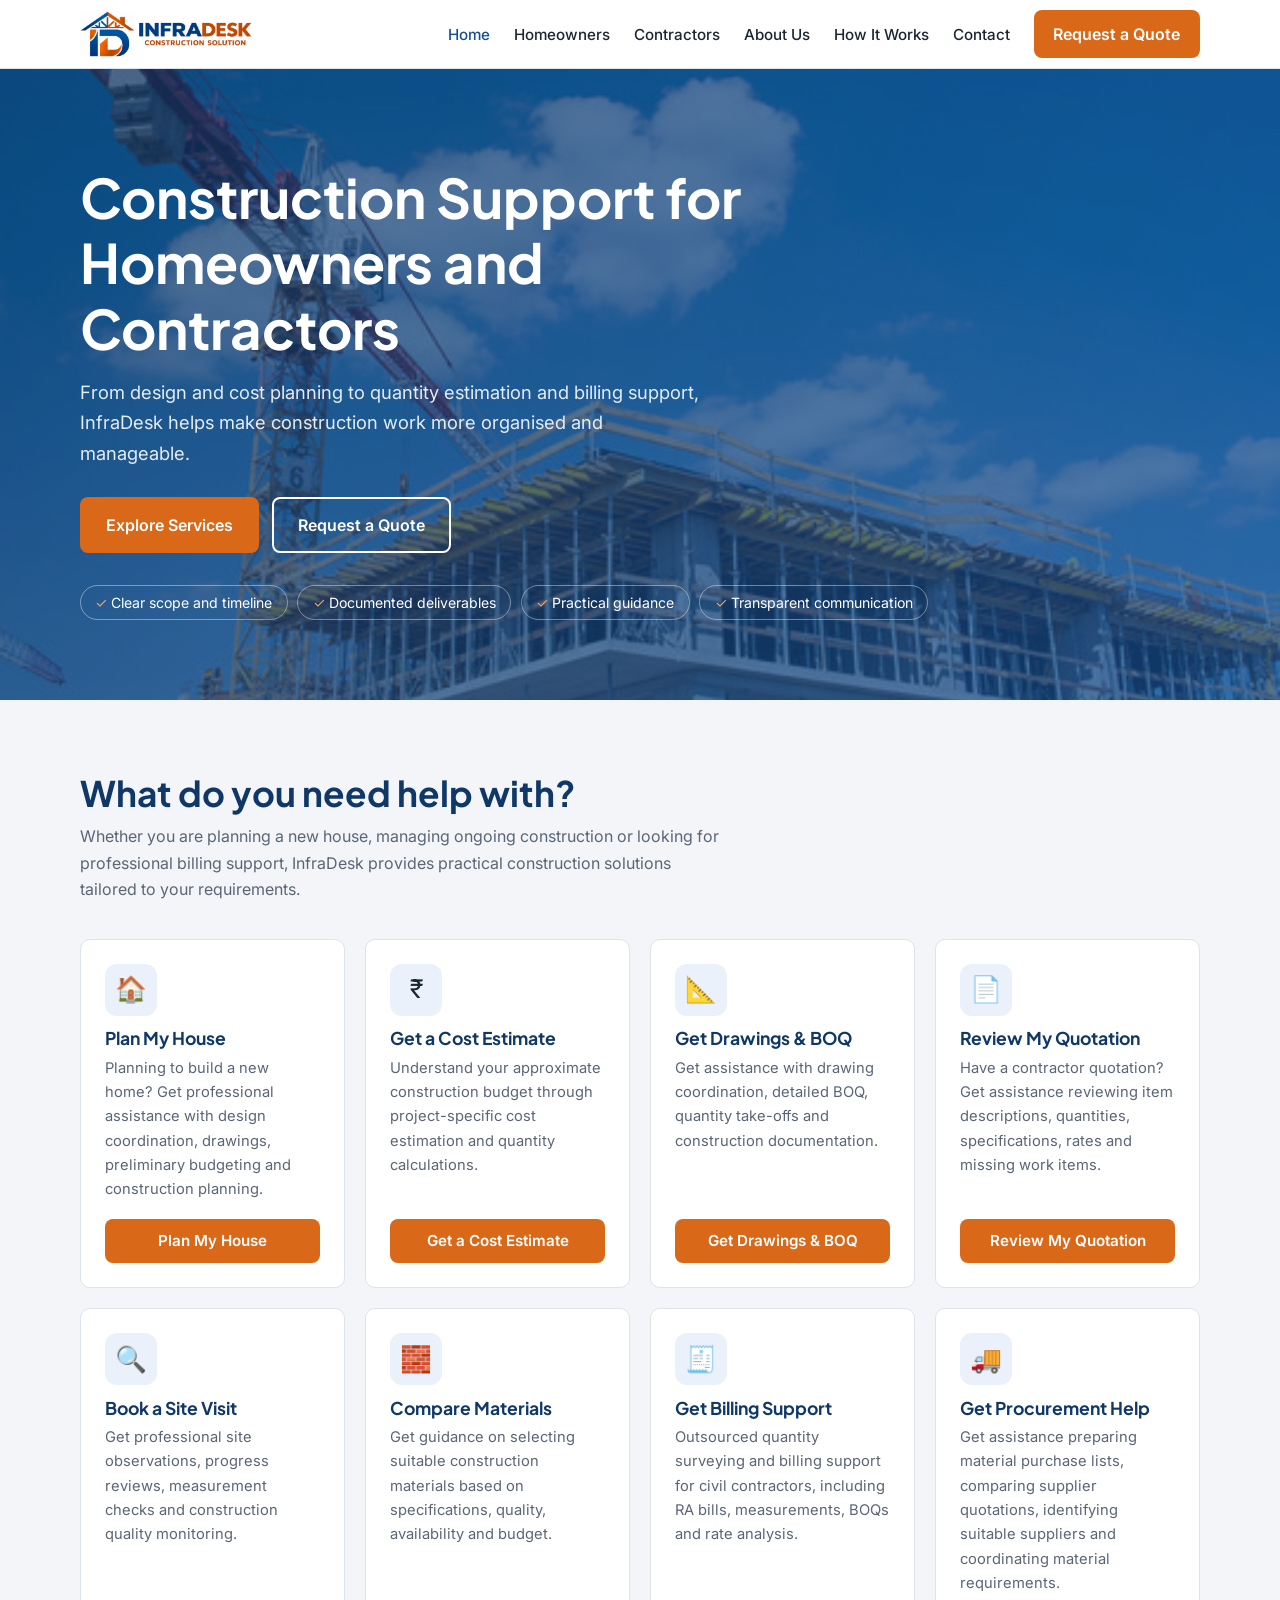
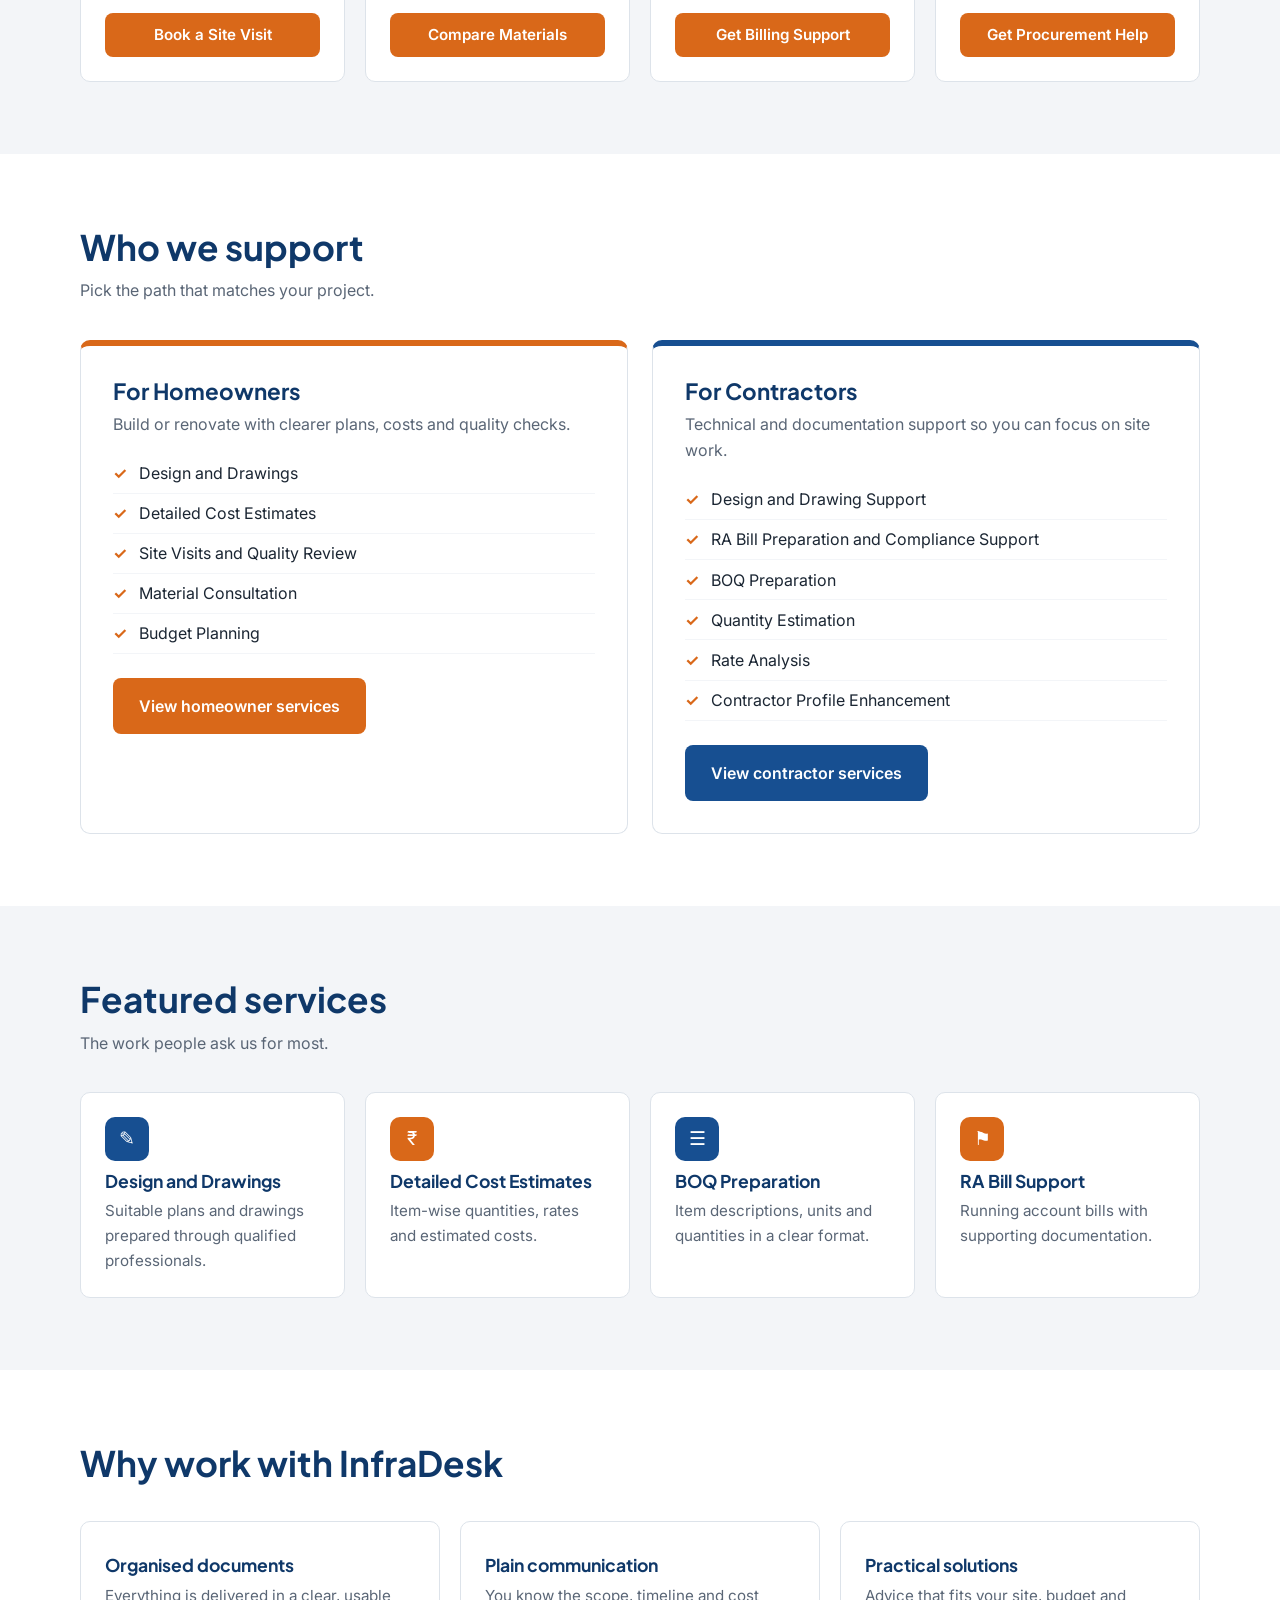
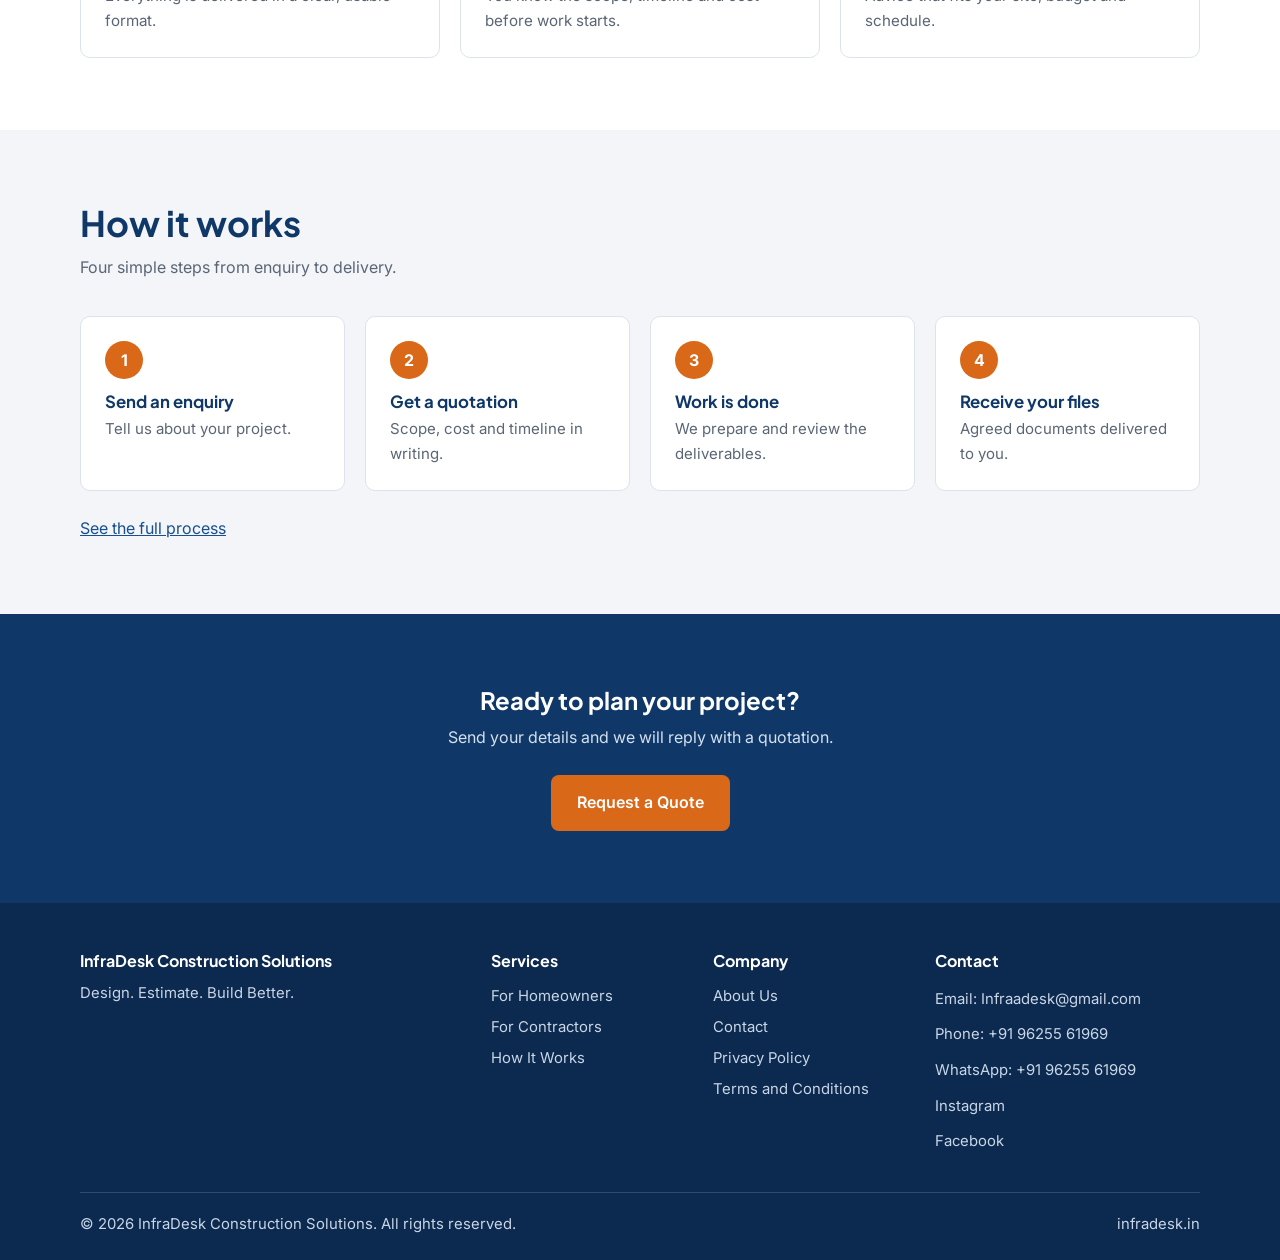
<file: index.html>
<!DOCTYPE html>
<html lang="en">
<head>
<meta charset="UTF-8">
<meta name="viewport" content="width=device-width, initial-scale=1.0">
<title>InfraDesk Constructionn Solution | Design. Estimate. Build Better.</title>
<meta name="description" content="Construction support for homeowners and contractors in India: design and drawings, cost estimates, BOQ, quantity estimation, rate analysis and RA bill preparation.">
<link rel="preconnect" href="https://fonts.googleapis.com">
<link rel="preconnect" href="https://fonts.gstatic.com" crossorigin>
<link href="https://fonts.googleapis.com/css2?family=Inter:wght@400;500;600&family=Plus+Jakarta+Sans:wght@700;800&display=swap" rel="stylesheet">
<link rel="stylesheet" href="css/style.css">
<link rel="stylesheet" href="css/services.css">
</head>
<body>
<a class="skip" href="#main">Skip to content</a>

<!-- ===== HEADER (copy this block into every page) ===== -->
<header>
  <div class="wrap bar">
    <a class="brand" href="index.html" aria-label="InfraDesk home">
      <img src="images/logo.png" alt="InfraDesk Construction Solutions" onerror="this.replaceWith(Object.assign(document.createElement('span'),{className:'brand-text',textContent:'InfraDesk'}))">
    </a>
    <button class="menu-btn" aria-expanded="false" aria-controls="site-nav">Menu</button>
    <nav id="site-nav" aria-label="Main">
      <ul>
        <li><a href="index.html" aria-current="page">Home</a></li>
        <li><a href="homeowners.html">Homeowners</a></li>
        <li><a href="contractors.html">Contractors</a></li>
        <li><a href="about.html">About Us</a></li>
        <li><a href="how-it-works.html">How It Works</a></li>
        <li><a href="contact.html">Contact</a></li>
        <li><a class="btn btn-orange" href="contact.html">Request a Quote</a></li>
      </ul>
    </nav>
  </div>
</header>

<main id="main">

<section class="hero">
  <div class="wrap">
    <h1>Construction Support for Homeowners and Contractors</h1>
    <p>From design and cost planning to quantity estimation and billing support, InfraDesk helps make construction work more organised and manageable.</p>
    <div class="btns">
      <a class="btn btn-orange" href="#audiences">Explore Services</a>
      <a class="btn btn-line" href="contact.html">Request a Quote</a>
    </div>
    <ul class="pills">
      <li>Clear scope and timeline</li>
      <li>Documented deliverables</li>
      <li>Practical guidance</li>
      <li>Transparent communication</li>
    </ul>
  </div>
</section>
<div id="services-root"></div>
<section id="audiences">
  <div class="wrap">
    <div class="sec-head">
      <h2>Who we support</h2>
      <p>Pick the path that matches your project.</p>
    </div>
    <div class="two">
      <article class="panel home">
        <h3>For Homeowners</h3>
        <p>Build or renovate with clearer plans, costs and quality checks.</p>
        <ul class="ticks">
          <li>Design and Drawings</li>
          <li>Detailed Cost Estimates</li>
          <li>Site Visits and Quality Review</li>
          <li>Material Consultation</li>
          <li>Budget Planning</li>
        </ul>
        <a class="btn btn-orange" href="homeowners.html">View homeowner services</a>
      </article>
      <article class="panel contr">
        <h3>For Contractors</h3>
        <p>Technical and documentation support so you can focus on site work.</p>
        <ul class="ticks">
          <li>Design and Drawing Support</li>
          <li>RA Bill Preparation and Compliance Support</li>
          <li>BOQ Preparation</li>
          <li>Quantity Estimation</li>
          <li>Rate Analysis</li>
          <li>Contractor Profile Enhancement</li>
        </ul>
        <a class="btn btn-blue" href="contractors.html">View contractor services</a>
      </article>
    </div>
  </div>
</section>

<section class="alt">
  <div class="wrap">
    <div class="sec-head">
      <h2>Featured services</h2>
      <p>The work people ask us for most.</p>
    </div>
    <div class="grid">
      <div class="card"><div class="icon">&#9998;</div><h3>Design and Drawings</h3><p>Suitable plans and drawings prepared through qualified professionals.</p></div>
      <div class="card"><div class="icon o">&#8377;</div><h3>Detailed Cost Estimates</h3><p>Item-wise quantities, rates and estimated costs.</p></div>
      <div class="card"><div class="icon">&#9776;</div><h3>BOQ Preparation</h3><p>Item descriptions, units and quantities in a clear format.</p></div>
      <div class="card"><div class="icon o">&#9873;</div><h3>RA Bill Support</h3><p>Running account bills with supporting documentation.</p></div>
    </div>
  </div>
</section>

<section>
  <div class="wrap">
    <div class="sec-head">
      <h2>Why work with InfraDesk</h2>
    </div>
    <div class="grid">
      <div class="card"><h3>Organised documents</h3><p>Everything is delivered in a clear, usable format.</p></div>
      <div class="card"><h3>Plain communication</h3><p>You know the scope, timeline and cost before work starts.</p></div>
      <div class="card"><h3>Practical solutions</h3><p>Advice that fits your site, budget and schedule.</p></div>
    </div>
  </div>
</section>

<section class="alt">
  <div class="wrap">
    <div class="sec-head">
      <h2>How it works</h2>
      <p>Four simple steps from enquiry to delivery.</p>
    </div>
    <ol class="steps">
      <li><h3>Send an enquiry</h3><p>Tell us about your project.</p></li>
      <li><h3>Get a quotation</h3><p>Scope, cost and timeline in writing.</p></li>
      <li><h3>Work is done</h3><p>We prepare and review the deliverables.</p></li>
      <li><h3>Receive your files</h3><p>Agreed documents delivered to you.</p></li>
    </ol>
    <p style="margin-top:1.5rem"><a href="how-it-works.html">See the full process</a></p>
  </div>
</section>

<section class="cta">
  <div class="wrap">
    <h2>Ready to plan your project?</h2>
    <p>Send your details and we will reply with a quotation.</p>
    <a class="btn btn-orange" href="contact.html">Request a Quote</a>
  </div>
</section>

</main>

<!-- ===== FOOTER (copy this block into every page) ===== -->
<footer>
  <div class="wrap">
    <div class="fgrid">
      <div>
        <h3>InfraDesk Construction Solutions</h3>
        <p>Design. Estimate. Build Better.</p>
      </div>
      <div>
        <h3>Services</h3>
        <ul>
          <li><a href="homeowners.html">For Homeowners</a></li>
          <li><a href="contractors.html">For Contractors</a></li>
          <li><a href="how-it-works.html">How It Works</a></li>
        </ul>
      </div>
      <div>
        <h3>Company</h3>
        <ul>
          <li><a href="about.html">About Us</a></li>
          <li><a href="contact.html">Contact</a></li>
          <li><a href="privacy.html">Privacy Policy</a></li>
          <li><a href="terms.html">Terms and Conditions</a></li>
        </ul>
      </div>
      <div>
        <h3>Contact</h3>
        <ul class="contact-list">
          <!-- TODO: replace with your real details -->
          <li>Email: <a href="mailto:Infraadesk@gmail.com">Infraadesk@gmail.com</a></li>
          <li>Phone: +91 96255 61969</li>
          <li>WhatsApp: +91 96255 61969</li>
             <li><a href="https://www.instagram.com/infraadesk" target="_blank" rel="noopener noreferrer">Instagram</a></li>
   <li><a href="https://www.facebook.com/profile.php?id=61595440933256" target="_blank" rel="noopener noreferrer">Facebook</a></li>
        </ul>
      </div>
    </div>
    <div class="copy">
      <span>&copy; <span id="year">2026</span> InfraDesk Construction Solutions. All rights reserved.</span>
      <span>infradesk.in</span>
    </div>
  </div>
</footer>

<script src="js/main.js"></script>
<script src="js/site.js"></script>
<script src="js/services.js"></script>
</body>
</html>
</file>
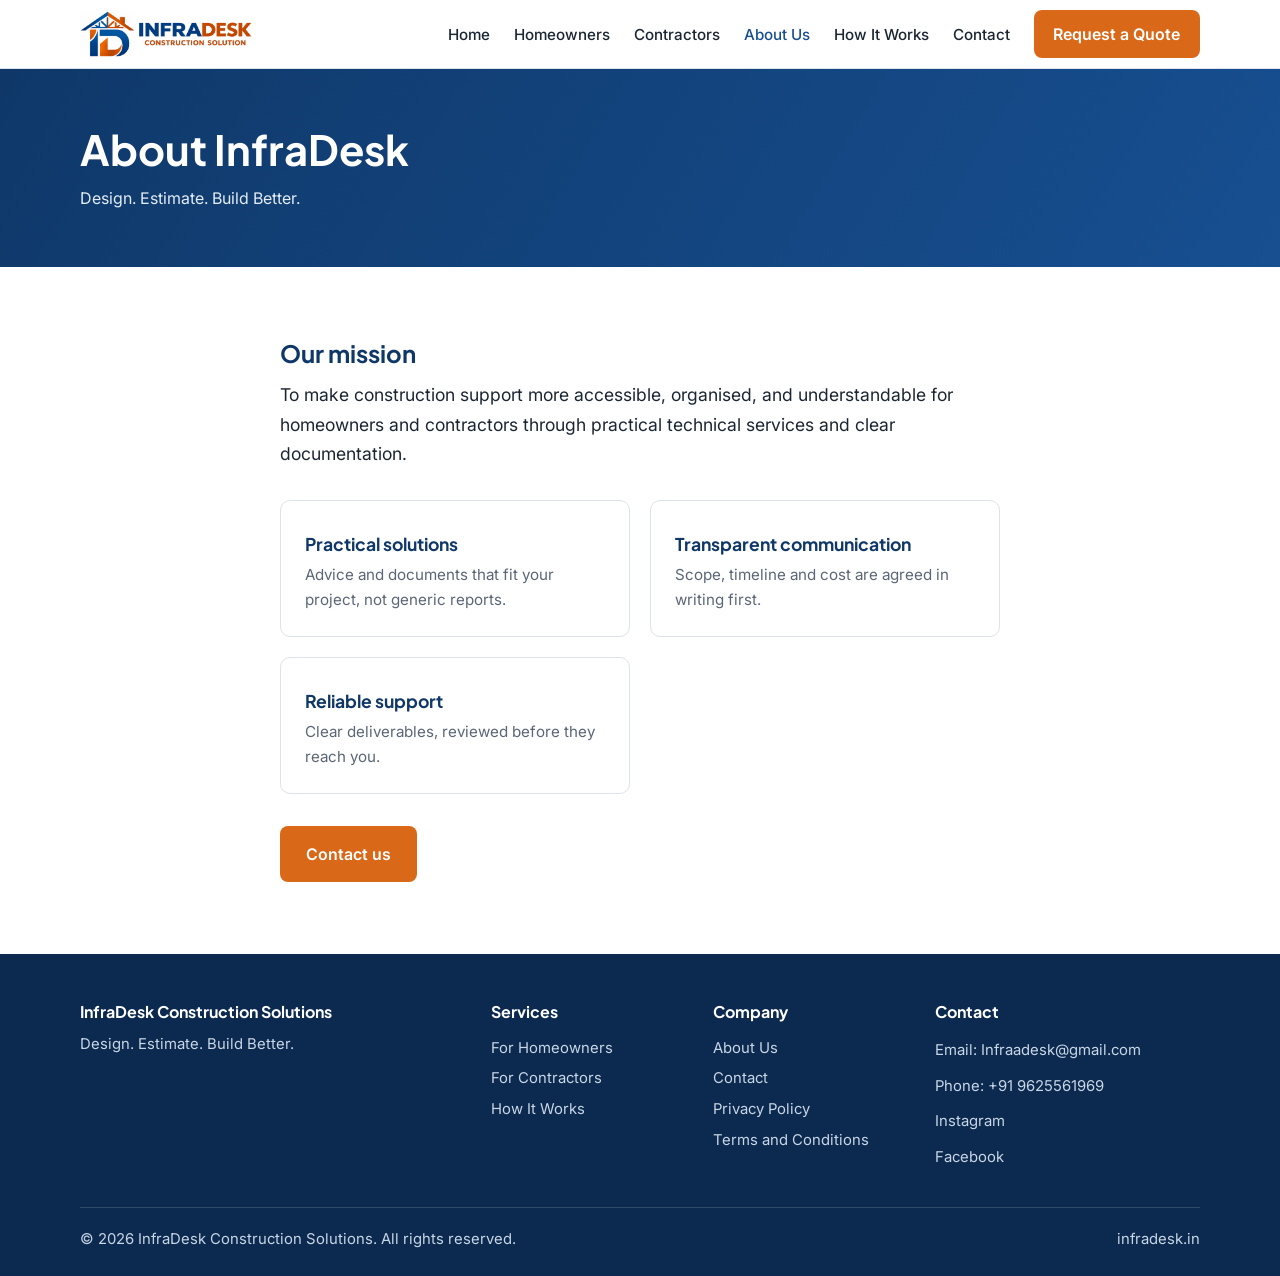
<file: about.html>
<!DOCTYPE html>
<html lang="en">
<head>
<meta charset="UTF-8">
<meta name="viewport" content="width=device-width, initial-scale=1.0">
<title>About InfraDesk Construction Solutions</title>
<meta name="description" content="InfraDesk makes construction support more accessible, organised and understandable for homeowners and contractors in India.">
<link href="https://fonts.googleapis.com/css2?family=Inter:wght@400;500;600&family=Plus+Jakarta+Sans:wght@700;800&display=swap" rel="stylesheet">
<link rel="stylesheet" href="css/style.css">
<link rel="stylesheet" href="css/pages.css">
</head>
<body>
<div id="site-header"></div>
<main id="main">
<section class="page-hero"><div class="wrap"><h1>About InfraDesk</h1><p>Design. Estimate. Build Better.</p></div></section>
<section><div class="wrap" style="max-width:760px">
  <h2>Our mission</h2>
  <p style="margin:.8rem 0 2rem;font-size:1.1rem">To make construction support more accessible, organised, and understandable for homeowners and contractors through practical technical services and clear documentation.</p>
  <div class="grid">
    <div class="card"><h3>Practical solutions</h3><p>Advice and documents that fit your project, not generic reports.</p></div>
    <div class="card"><h3>Transparent communication</h3><p>Scope, timeline and cost are agreed in writing first.</p></div>
    <div class="card"><h3>Reliable support</h3><p>Clear deliverables, reviewed before they reach you.</p></div>
  </div>
  <p style="margin-top:2rem"><a class="btn btn-orange" href="contact.html">Contact us</a></p>
</div></section>
</main>
<div id="site-footer"></div>
<script src="js/site.js"></script>
</body>
</html>
</file>
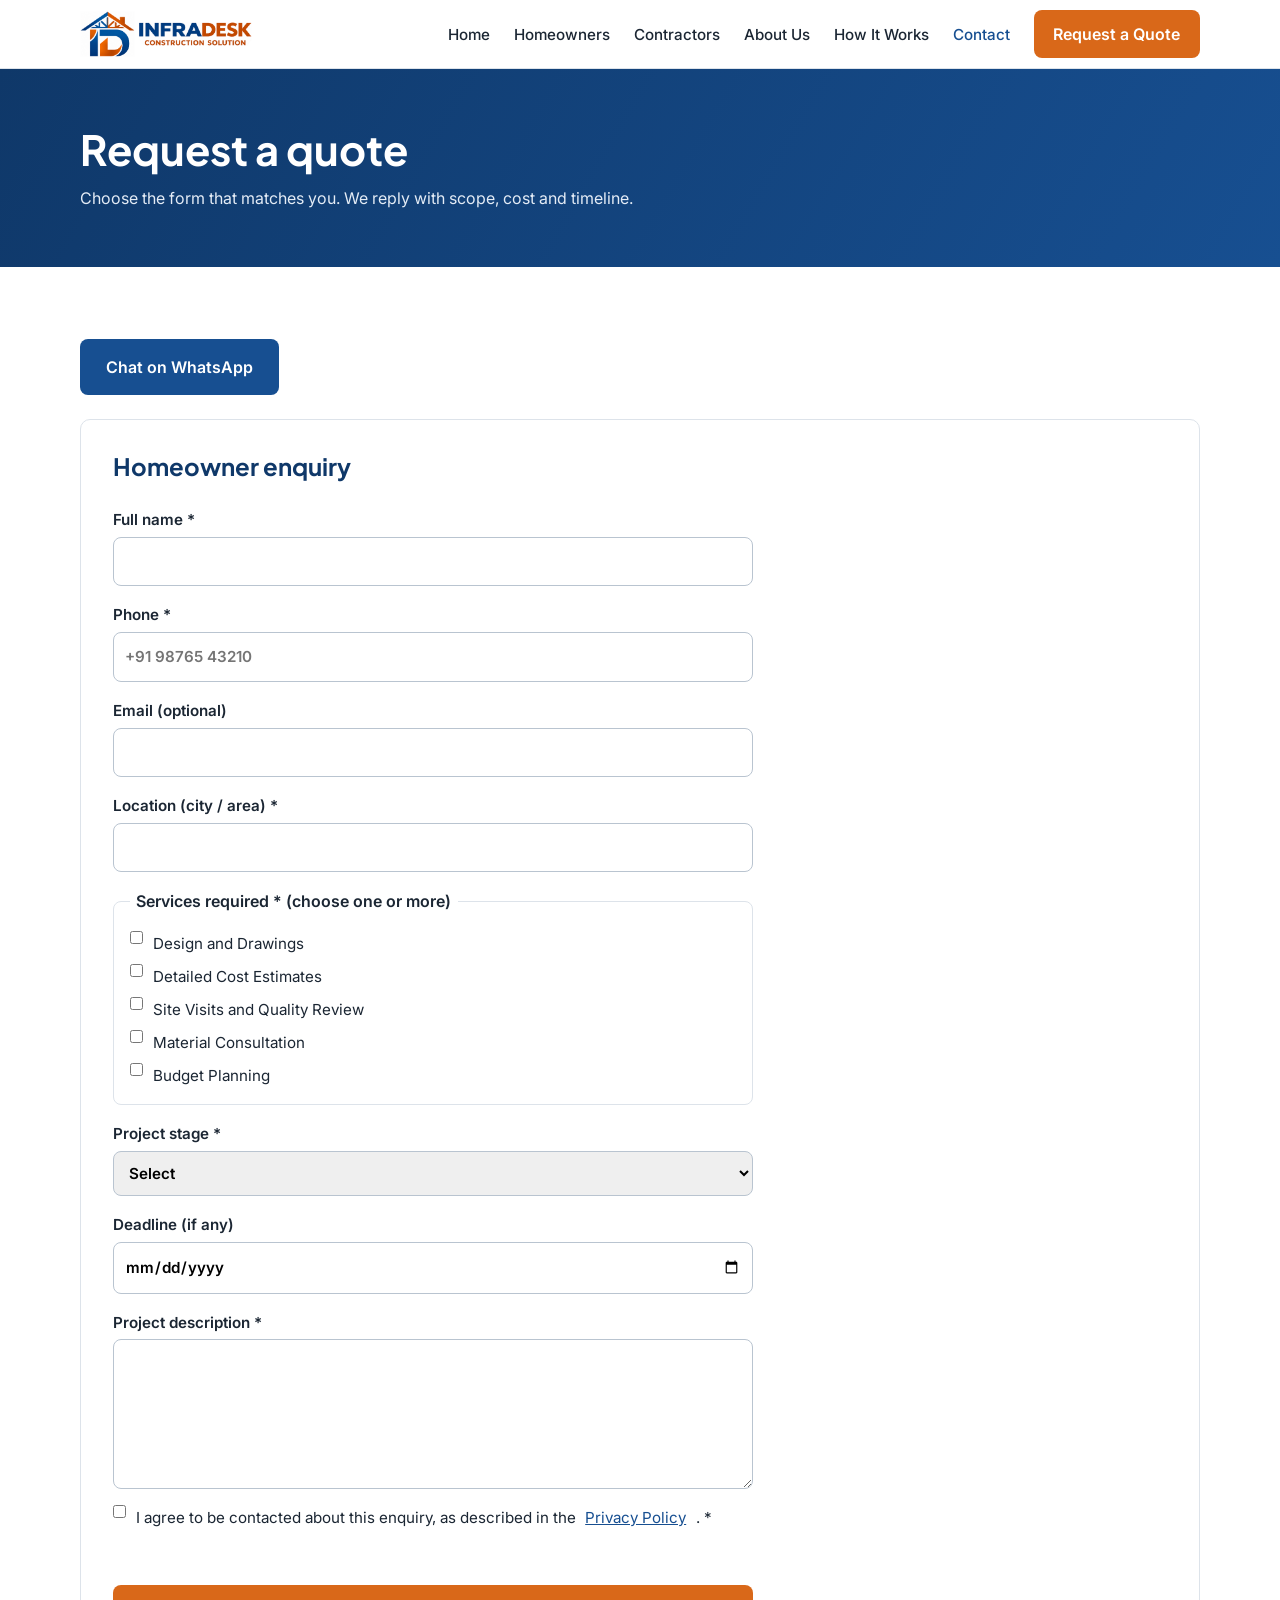
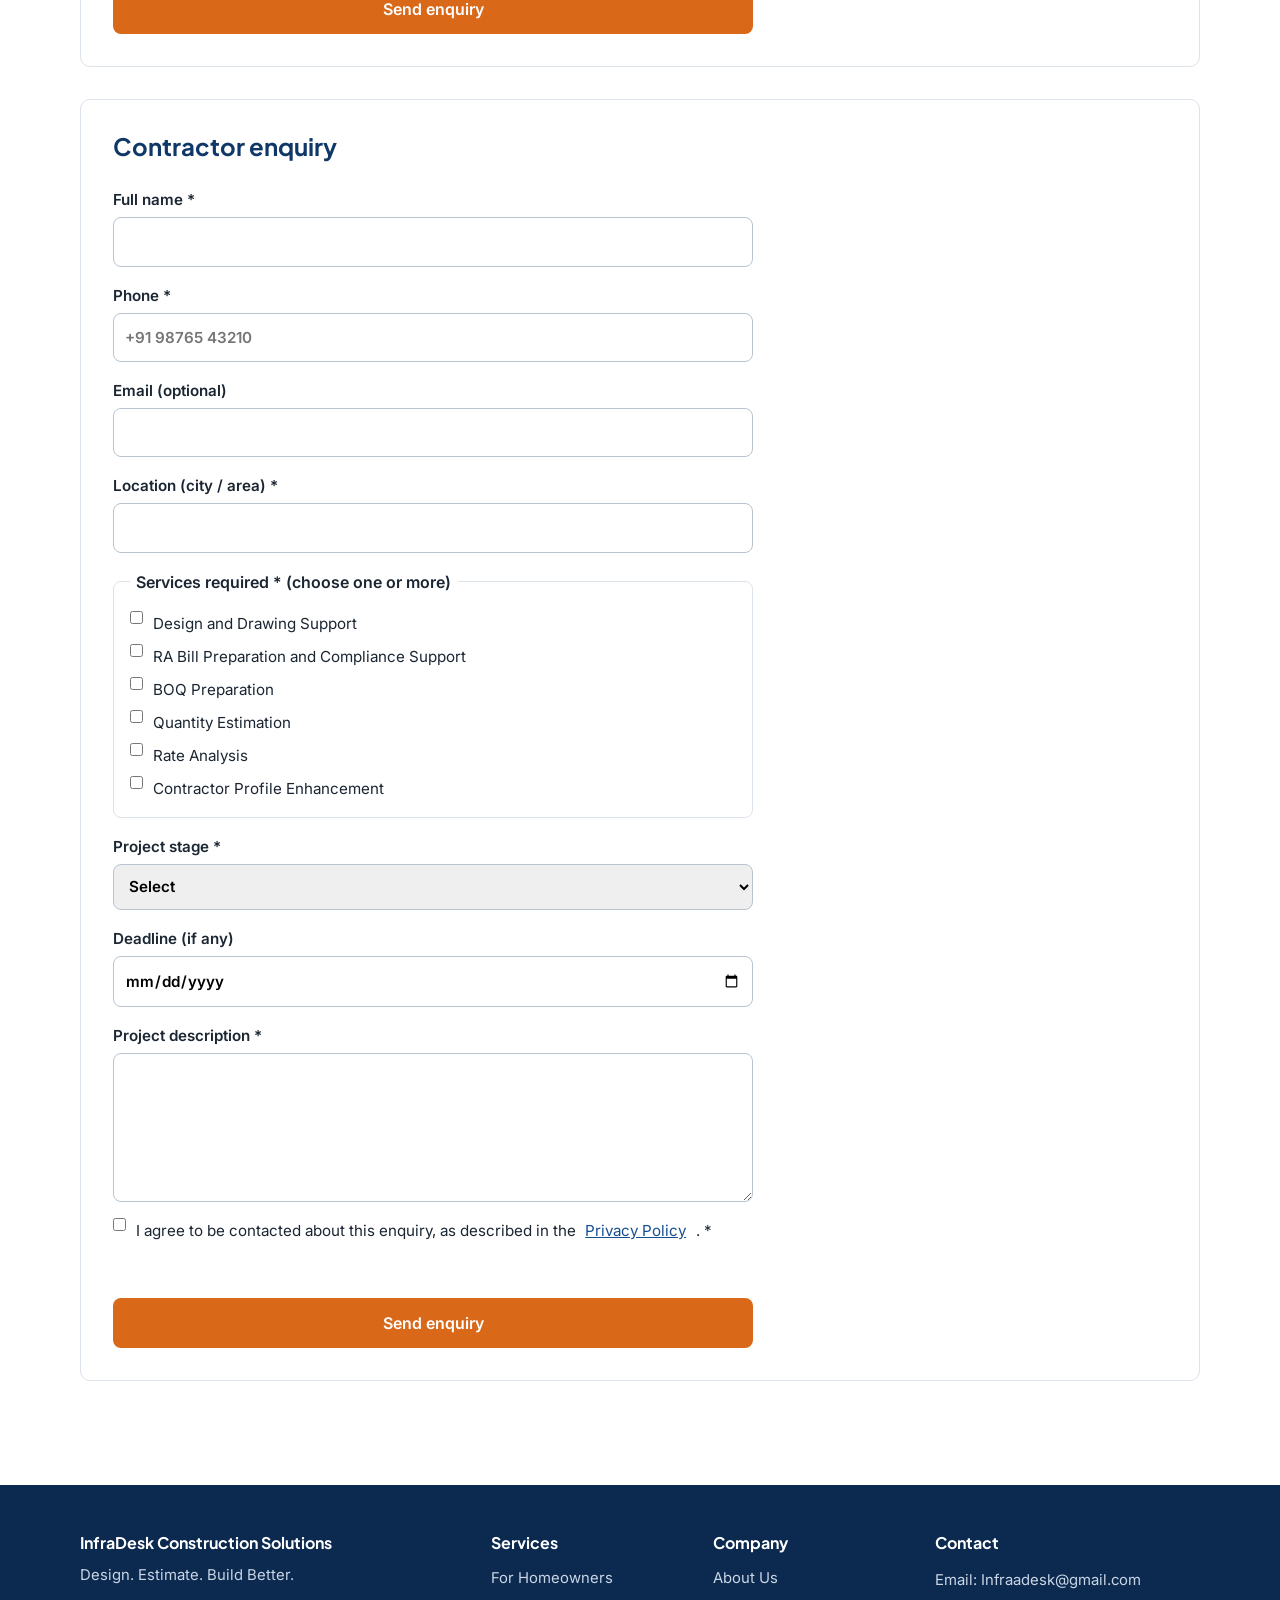
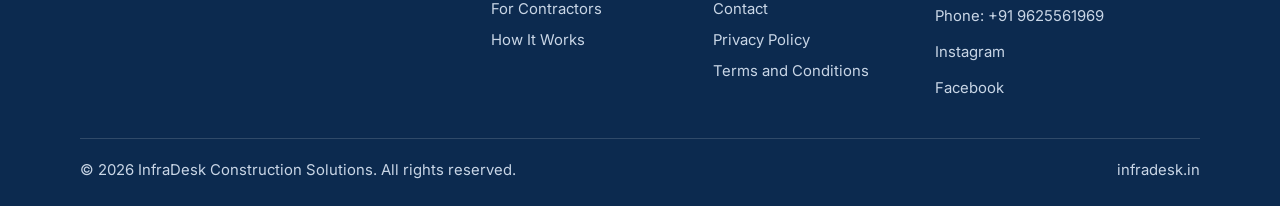
<file: contact.html>
<!DOCTYPE html>
<html lang="en">
<head>
<meta charset="UTF-8">
<meta name="viewport" content="width=device-width, initial-scale=1.0">
<title>Contact InfraDesk | Request a Quote</title>
<meta name="description" content="Send an enquiry to InfraDesk Construction Solutions. Separate forms for homeowners and contractors.">
<link href="https://fonts.googleapis.com/css2?family=Inter:wght@400;500;600&family=Plus+Jakarta+Sans:wght@700;800&display=swap" rel="stylesheet">
<link rel="stylesheet" href="css/style.css">
<link rel="stylesheet" href="css/pages.css">
</head>
<body>
<div id="site-header"></div>
<main id="main">
<section class="page-hero"><div class="wrap"><h1>Request a quote</h1><p>Choose the form that matches you. We reply with scope, cost and timeline.</p></div></section>
<section><div class="wrap">
  <p style="margin-bottom:1.5rem"><a id="wa-btn" class="btn btn-blue" href="#" rel="noopener">Chat on WhatsApp</a></p>
  <div class="formbox" id="homeowner"><h2>Homeowner enquiry</h2><br><div data-form="homeowner"></div></div>
  <div class="formbox" id="contractor"><h2>Contractor enquiry</h2><br><div data-form="contractor"></div></div>
</div></section>
</main>
<div id="site-footer"></div>
<script src="js/site.js"></script>
</body>
</html>
</file>
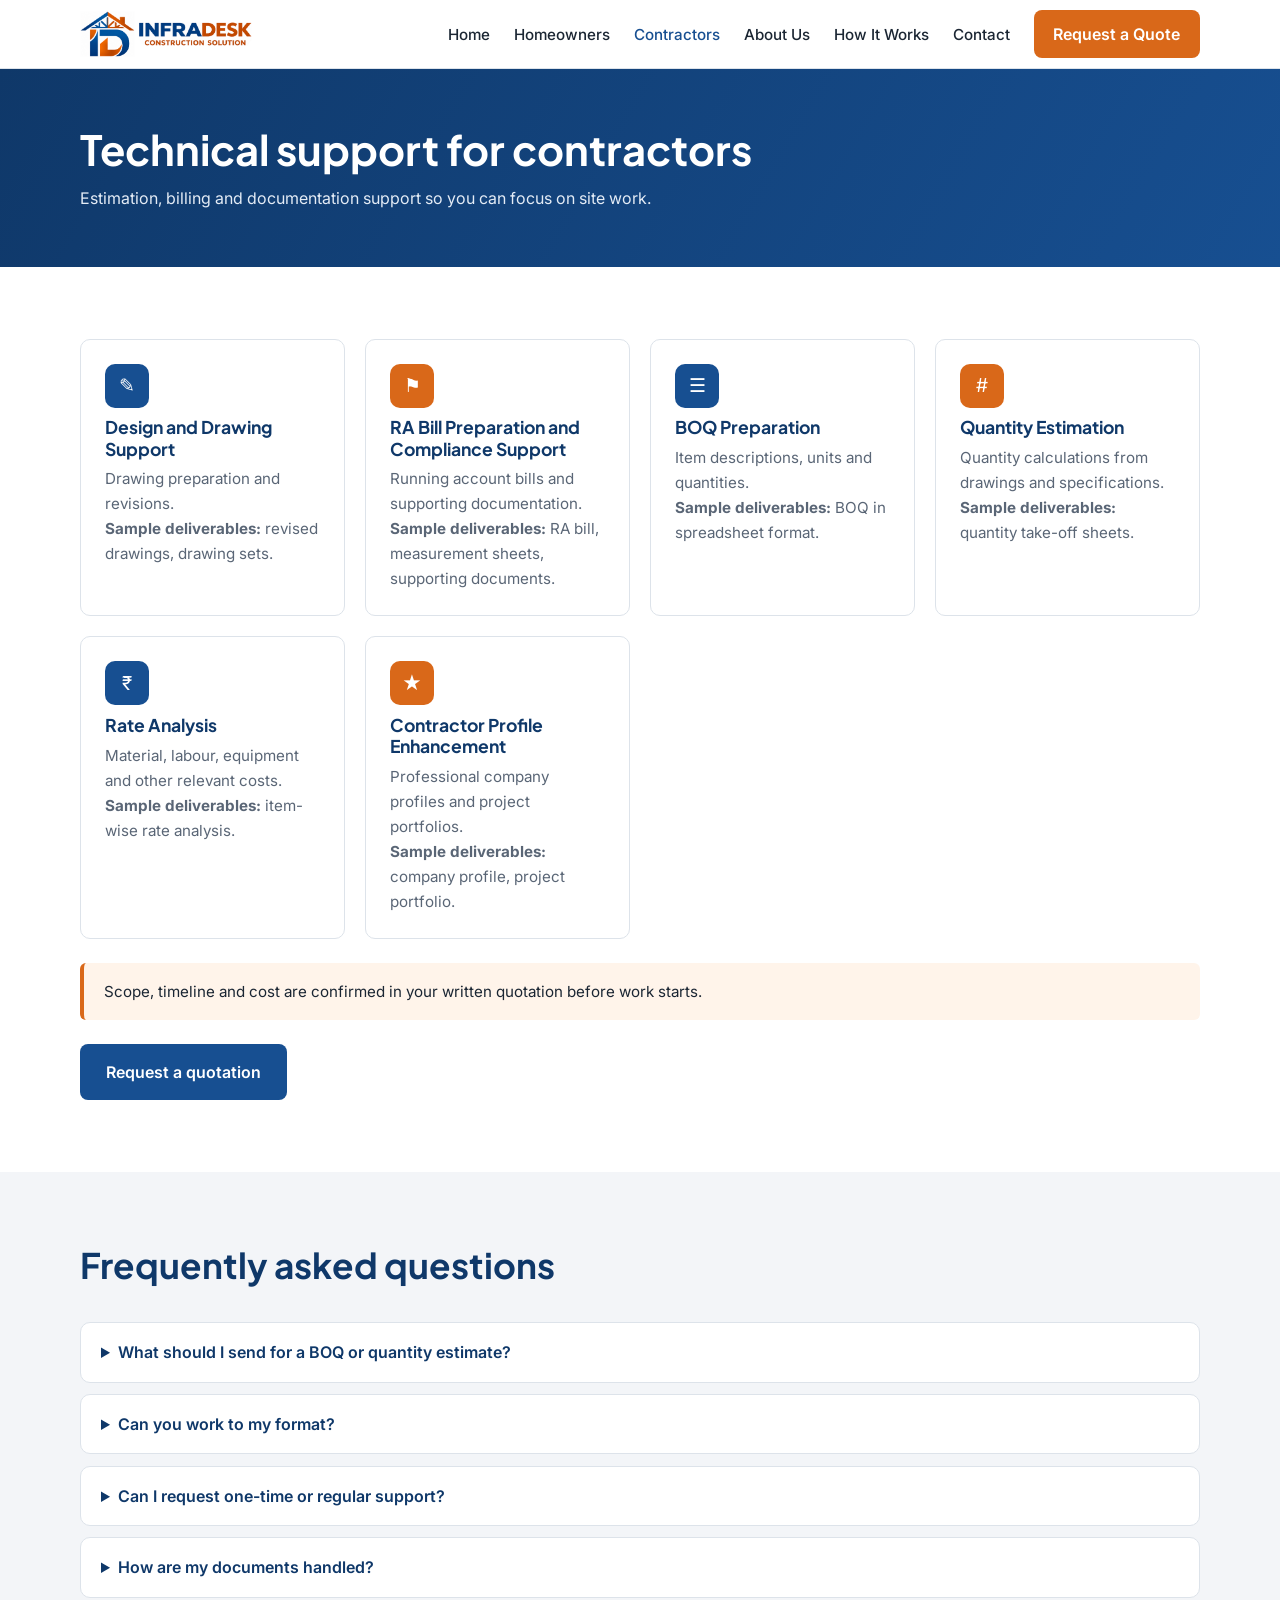
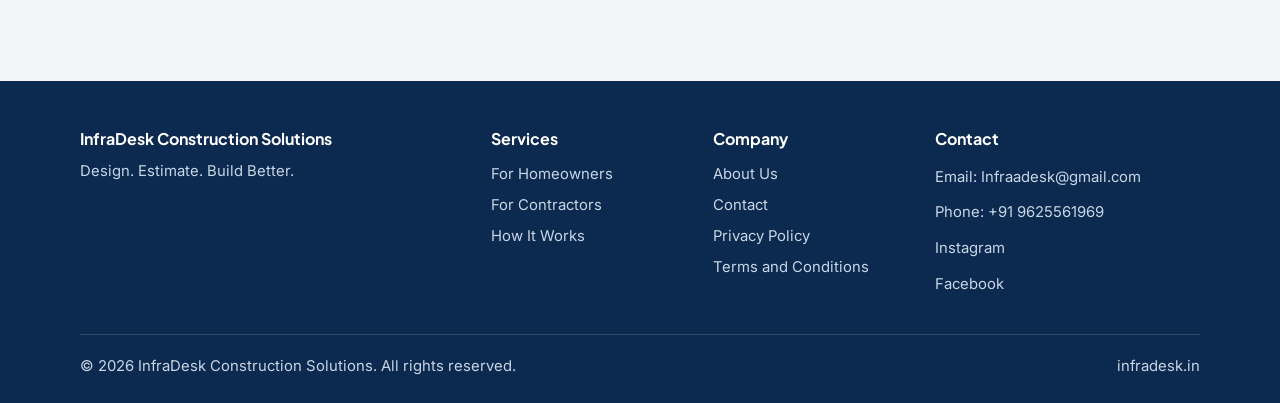
<file: contractors.html>
<!DOCTYPE html>
<html lang="en">
<head>
<meta charset="UTF-8">
<meta name="viewport" content="width=device-width, initial-scale=1.0">
<title>Technical Support for Contractors | InfraDesk</title>
<meta name="description" content="BOQ preparation, quantity estimation, rate analysis, RA bill support, drawing support and profile enhancement for contractors in India.">
<link href="https://fonts.googleapis.com/css2?family=Inter:wght@400;500;600&family=Plus+Jakarta+Sans:wght@700;800&display=swap" rel="stylesheet">
<link rel="stylesheet" href="css/style.css">
<link rel="stylesheet" href="css/pages.css">
</head>
<body>
<div id="site-header"></div>
<main id="main">
<section class="page-hero"><div class="wrap">
  <h1>Technical support for contractors</h1>
  <p>Estimation, billing and documentation support so you can focus on site work.</p>
</div></section>

<section><div class="wrap">
  <div class="grid">
    <div class="card"><div class="icon">&#9998;</div><h3>Design and Drawing Support</h3><p>Drawing preparation and revisions.</p><p><strong>Sample deliverables:</strong> revised drawings, drawing sets.</p></div>
    <div class="card"><div class="icon o">&#9873;</div><h3>RA Bill Preparation and Compliance Support</h3><p>Running account bills and supporting documentation.</p><p><strong>Sample deliverables:</strong> RA bill, measurement sheets, supporting documents.</p></div>
    <div class="card"><div class="icon">&#9776;</div><h3>BOQ Preparation</h3><p>Item descriptions, units and quantities.</p><p><strong>Sample deliverables:</strong> BOQ in spreadsheet format.</p></div>
    <div class="card"><div class="icon o">#</div><h3>Quantity Estimation</h3><p>Quantity calculations from drawings and specifications.</p><p><strong>Sample deliverables:</strong> quantity take-off sheets.</p></div>
    <div class="card"><div class="icon">&#8377;</div><h3>Rate Analysis</h3><p>Material, labour, equipment and other relevant costs.</p><p><strong>Sample deliverables:</strong> item-wise rate analysis.</p></div>
    <div class="card"><div class="icon o">&#9733;</div><h3>Contractor Profile Enhancement</h3><p>Professional company profiles and project portfolios.</p><p><strong>Sample deliverables:</strong> company profile, project portfolio.</p></div>
  </div>
  <p class="note">Scope, timeline and cost are confirmed in your written quotation before work starts.</p>
  <p style="margin-top:1.5rem"><a class="btn btn-blue" href="contact.html#contractor">Request a quotation</a></p>
</div></section>

<section class="alt"><div class="wrap">
  <div class="sec-head"><h2>Frequently asked questions</h2></div>
  <details><summary>What should I send for a BOQ or quantity estimate?</summary><p>Drawings, specifications and any tender or work documents you have.</p></details>
  <details><summary>Can you work to my format?</summary><p>Share your preferred format with the enquiry and we will confirm it in the quotation.</p></details>
  <details><summary>Can I request one-time or regular support?</summary><p>Both are possible. Mention this in your enquiry.</p></details>
  <details><summary>How are my documents handled?</summary><p>Documents are used only for your enquiry. See the <a href="privacy.html">Privacy Policy</a>.</p></details>
</div></section>
</main>
<div id="site-footer"></div>
<script src="js/site.js"></script>
</body>
</html>
</file>
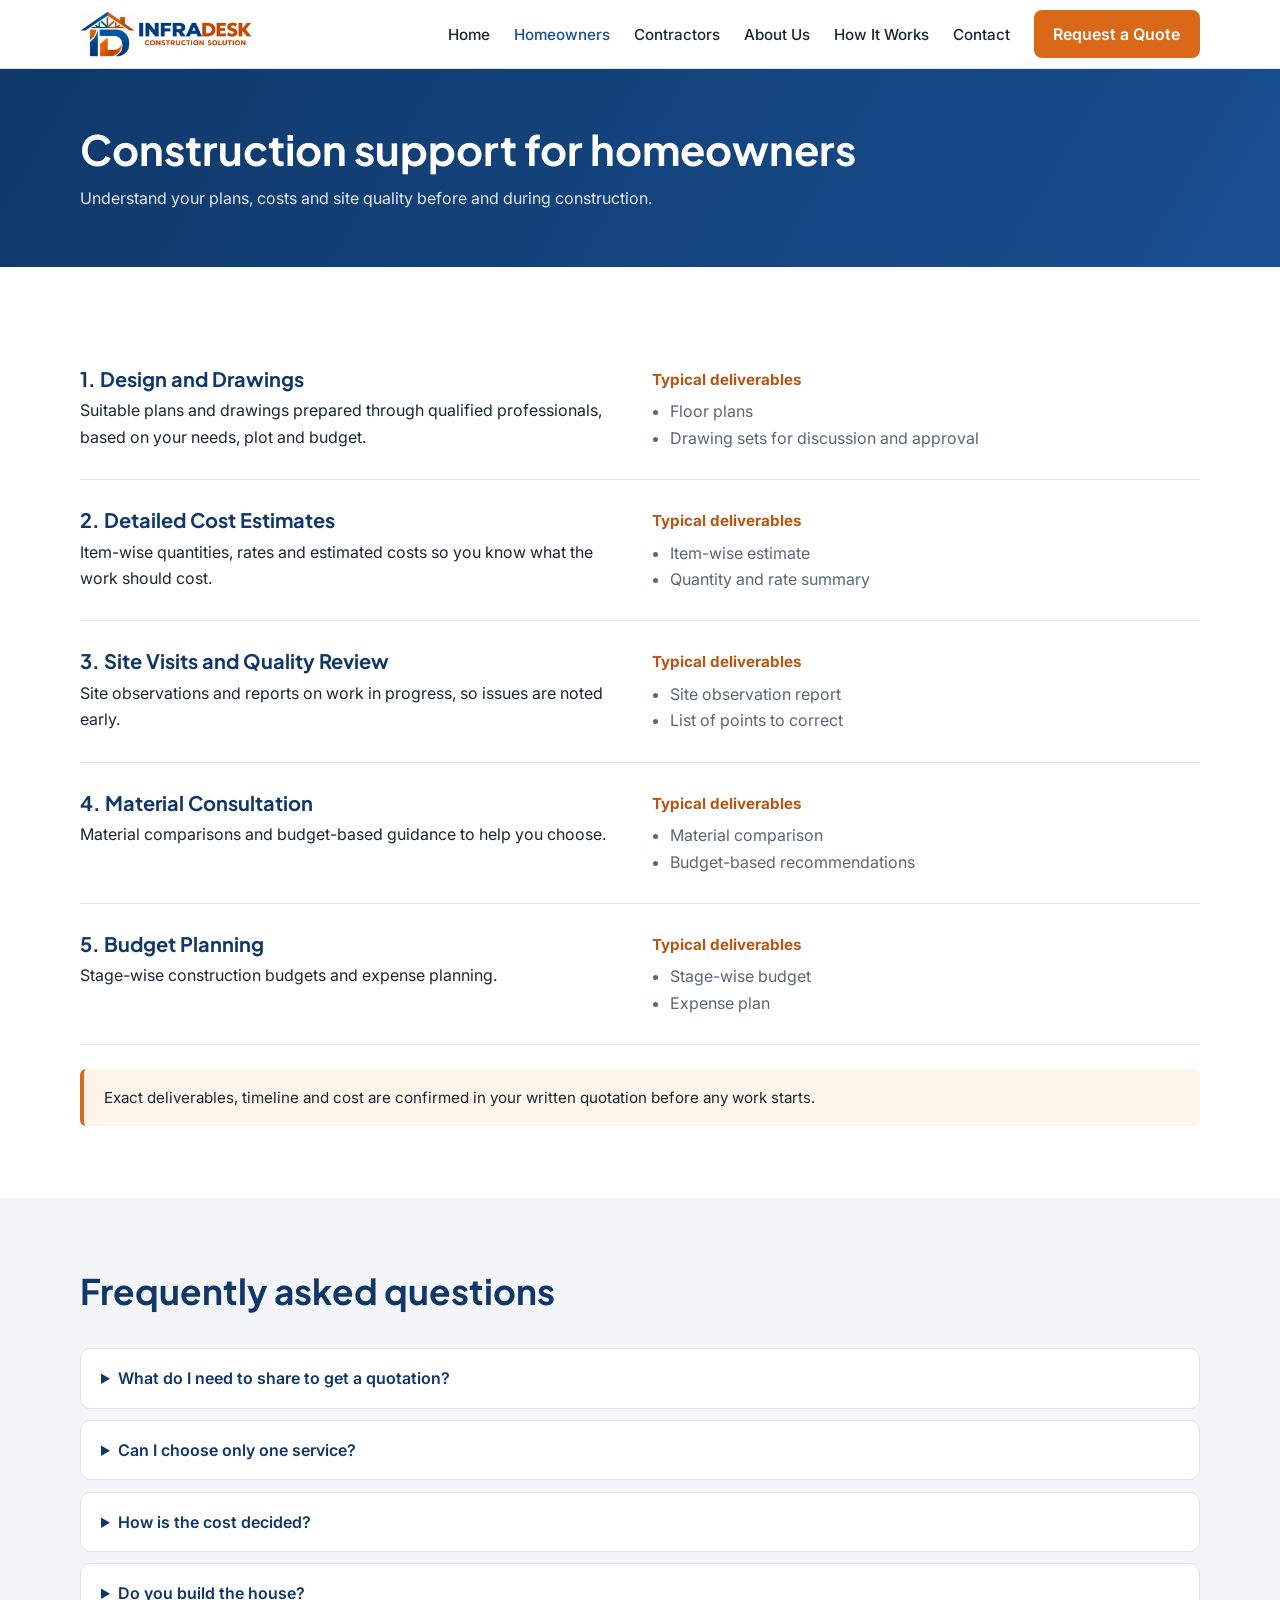
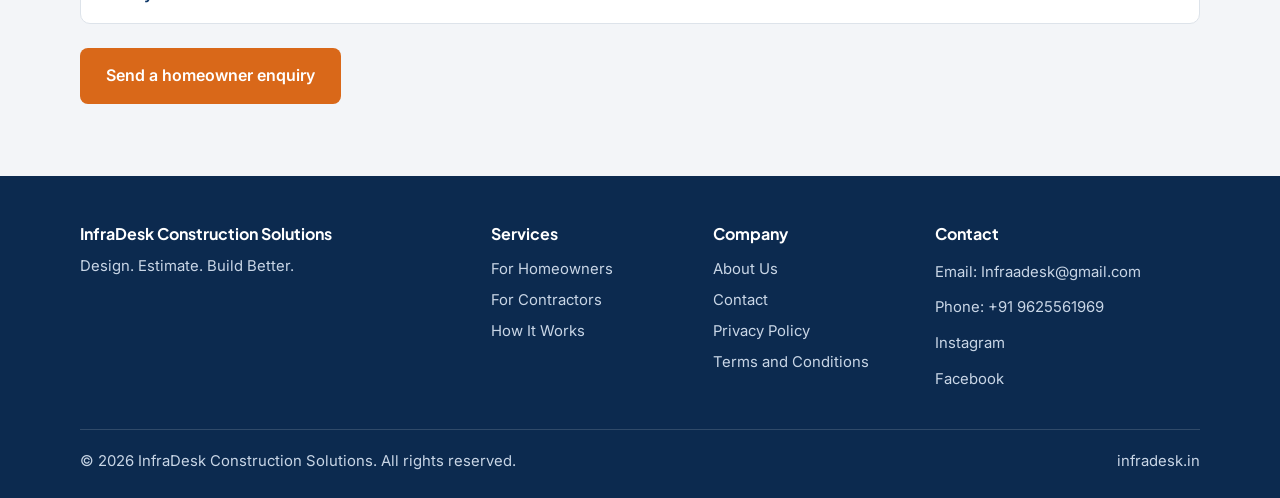
<file: homeowners.html>
<!DOCTYPE html>
<html lang="en">
<head>
<meta charset="UTF-8">
<meta name="viewport" content="width=device-width, initial-scale=1.0">
<title>Construction Services for Homeowners | InfraDesk</title>
<meta name="description" content="Design and drawings, detailed cost estimates, site visits, material consultation and budget planning for homeowners building or renovating in India.">
<link href="https://fonts.googleapis.com/css2?family=Inter:wght@400;500;600&family=Plus+Jakarta+Sans:wght@700;800&display=swap" rel="stylesheet">
<link rel="stylesheet" href="css/style.css">
<link rel="stylesheet" href="css/pages.css">
</head>
<body>
<div id="site-header"></div>
<main id="main">
<section class="page-hero"><div class="wrap">
  <h1>Construction support for homeowners</h1>
  <p>Understand your plans, costs and site quality before and during construction.</p>
</div></section>

<section><div class="wrap">
  <div class="svc"><div><h3>1. Design and Drawings</h3><p>Suitable plans and drawings prepared through qualified professionals, based on your needs, plot and budget.</p></div>
    <div><h4>Typical deliverables</h4><ul><li>Floor plans</li><li>Drawing sets for discussion and approval</li></ul></div></div>
  <div class="svc"><div><h3>2. Detailed Cost Estimates</h3><p>Item-wise quantities, rates and estimated costs so you know what the work should cost.</p></div>
    <div><h4>Typical deliverables</h4><ul><li>Item-wise estimate</li><li>Quantity and rate summary</li></ul></div></div>
  <div class="svc"><div><h3>3. Site Visits and Quality Review</h3><p>Site observations and reports on work in progress, so issues are noted early.</p></div>
    <div><h4>Typical deliverables</h4><ul><li>Site observation report</li><li>List of points to correct</li></ul></div></div>
  <div class="svc"><div><h3>4. Material Consultation</h3><p>Material comparisons and budget-based guidance to help you choose.</p></div>
    <div><h4>Typical deliverables</h4><ul><li>Material comparison</li><li>Budget-based recommendations</li></ul></div></div>
  <div class="svc"><div><h3>5. Budget Planning</h3><p>Stage-wise construction budgets and expense planning.</p></div>
    <div><h4>Typical deliverables</h4><ul><li>Stage-wise budget</li><li>Expense plan</li></ul></div></div>
  <p class="note">Exact deliverables, timeline and cost are confirmed in your written quotation before any work starts.</p>
</div></section>

<section class="alt"><div class="wrap">
  <div class="sec-head"><h2>Frequently asked questions</h2></div>
  <details><summary>What do I need to share to get a quotation?</summary><p>Your location, project stage, services needed, deadline, and any plans or documents you already have.</p></details>
  <details><summary>Can I choose only one service?</summary><p>Yes. You can request a single service or a combination.</p></details>
  <details><summary>How is the cost decided?</summary><p>You receive a quotation with scope and timeline. Work starts only after you approve it.</p></details>
  <details><summary>Do you build the house?</summary><p>No. InfraDesk provides technical and management support. It is not a construction contractor.</p></details>
  <p style="margin-top:1.5rem"><a class="btn btn-orange" href="contact.html#homeowner">Send a homeowner enquiry</a></p>
</div></section>
</main>
<div id="site-footer"></div>
<script src="js/site.js"></script>
</body>
</html>
</file>
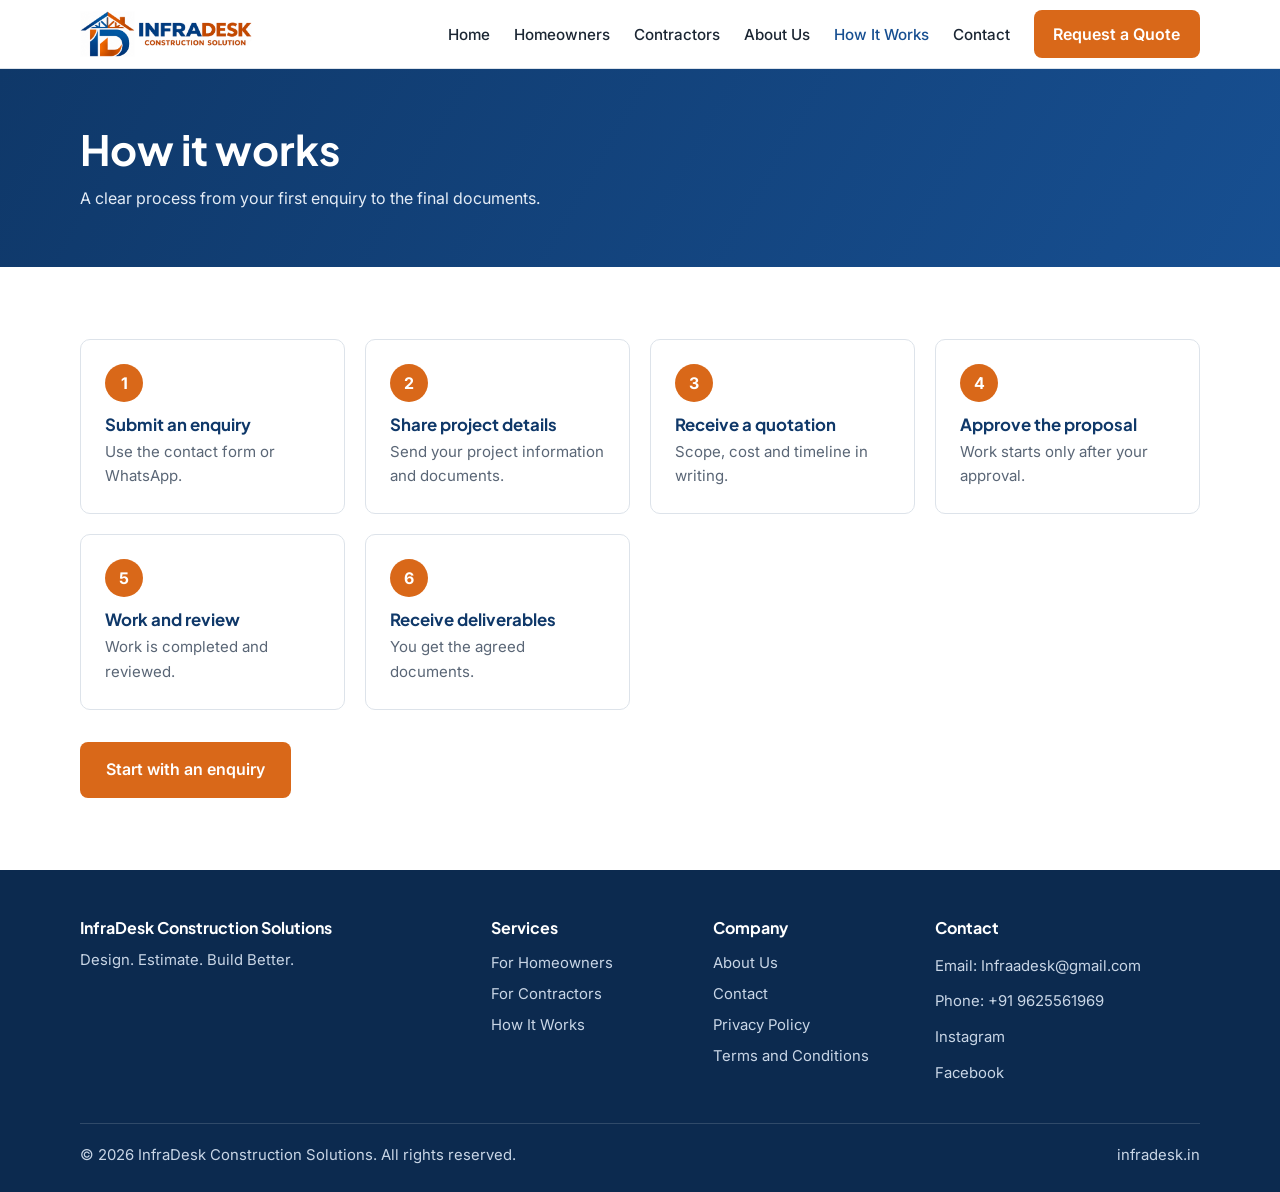
<file: how-it-works.html>
<!DOCTYPE html>
<html lang="en">
<head>
<meta charset="UTF-8">
<meta name="viewport" content="width=device-width, initial-scale=1.0">
<title>How InfraDesk Works | From Enquiry to Deliverables</title>
<meta name="description" content="Six simple steps: enquiry, project details, quotation, approval, work and review, and delivery of agreed documents.">
<link href="https://fonts.googleapis.com/css2?family=Inter:wght@400;500;600&family=Plus+Jakarta+Sans:wght@700;800&display=swap" rel="stylesheet">
<link rel="stylesheet" href="css/style.css">
<link rel="stylesheet" href="css/pages.css">
</head>
<body>
<div id="site-header"></div>
<main id="main">
<section class="page-hero"><div class="wrap"><h1>How it works</h1><p>A clear process from your first enquiry to the final documents.</p></div></section>
<section><div class="wrap">
  <ol class="steps">
    <li><h3>Submit an enquiry</h3><p>Use the contact form or WhatsApp.</p></li>
    <li><h3>Share project details</h3><p>Send your project information and documents.</p></li>
    <li><h3>Receive a quotation</h3><p>Scope, cost and timeline in writing.</p></li>
    <li><h3>Approve the proposal</h3><p>Work starts only after your approval.</p></li>
    <li><h3>Work and review</h3><p>Work is completed and reviewed.</p></li>
    <li><h3>Receive deliverables</h3><p>You get the agreed documents.</p></li>
  </ol>
  <p style="margin-top:2rem"><a class="btn btn-orange" href="contact.html">Start with an enquiry</a></p>
</div></section>
</main>
<div id="site-footer"></div>
<script src="js/site.js"></script>
</body>
</html>
</file>
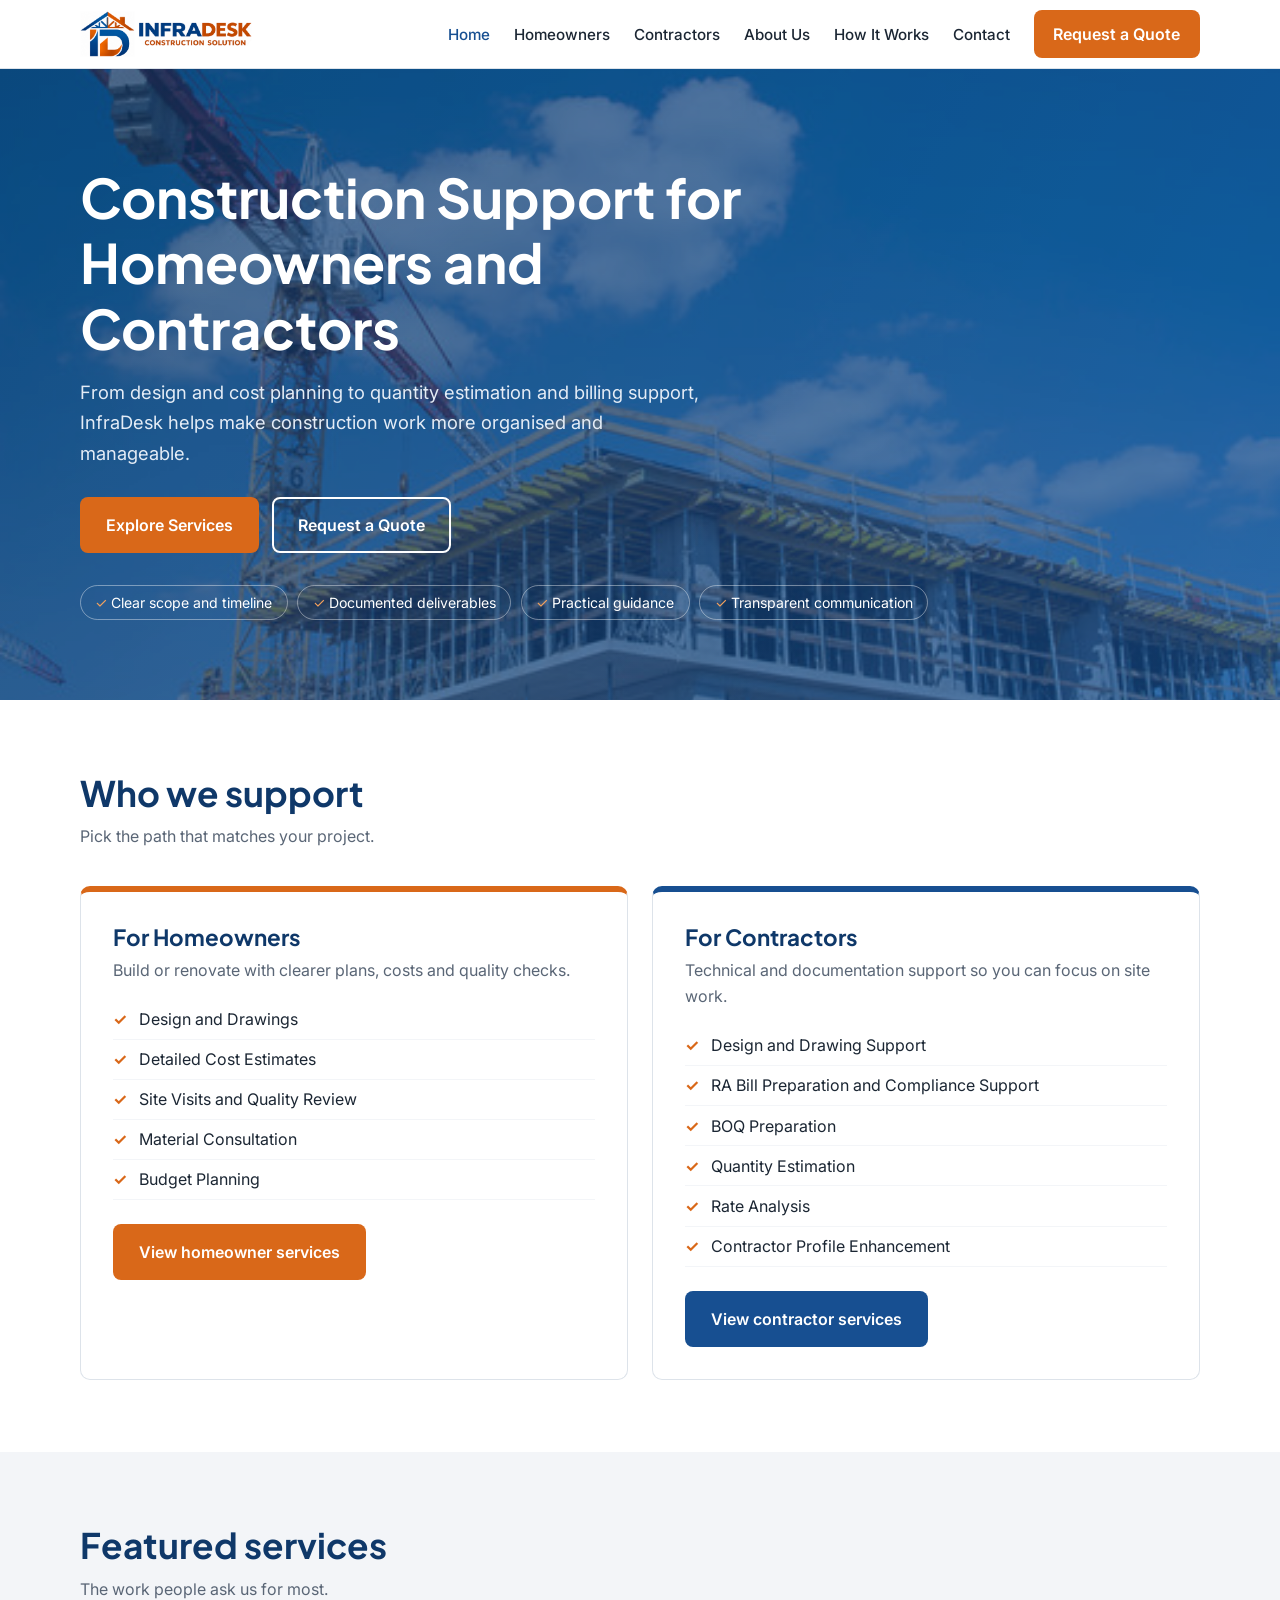
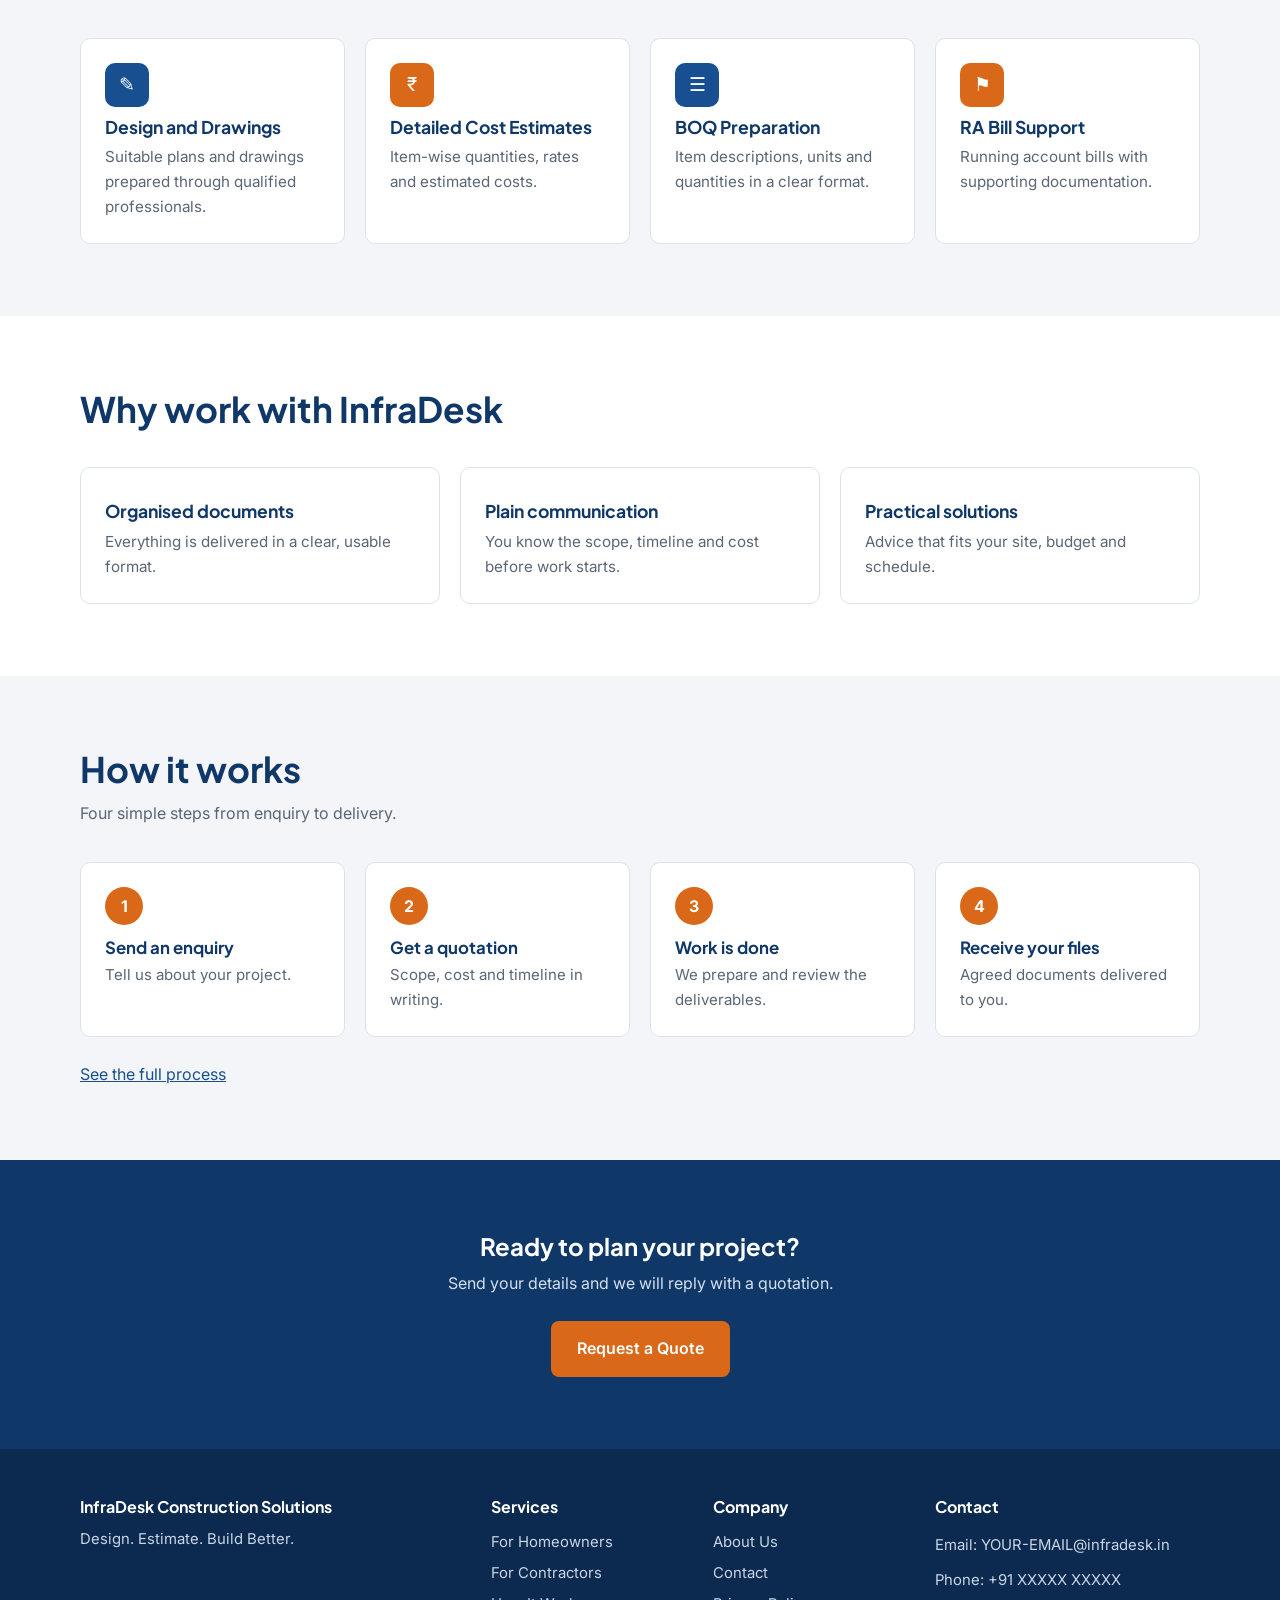
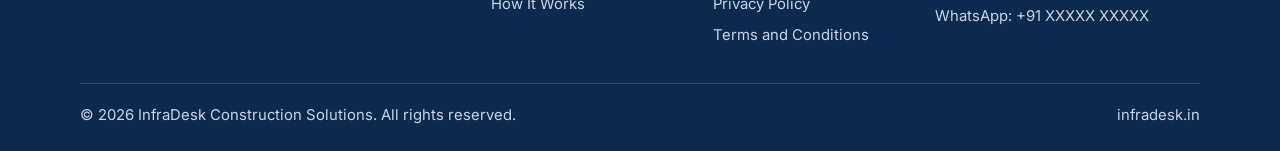
<file: index.html.html>
<!DOCTYPE html>
<html lang="en">
<head>
<meta charset="UTF-8">
<meta name="viewport" content="width=device-width, initial-scale=1.0">
<title>InfraDesk Construction Solutions | Design. Estimate. Build Better.</title>
<meta name="description" content="Construction support for homeowners and contractors in India: design and drawings, cost estimates, BOQ, quantity estimation, rate analysis and RA bill preparation.">
<link rel="preconnect" href="https://fonts.googleapis.com">
<link rel="preconnect" href="https://fonts.gstatic.com" crossorigin>
<link href="https://fonts.googleapis.com/css2?family=Inter:wght@400;500;600&family=Plus+Jakarta+Sans:wght@700;800&display=swap" rel="stylesheet">
<link rel="stylesheet" href="css/style.css">
</head>
<body>
<a class="skip" href="#main">Skip to content</a>

<!-- ===== HEADER (copy this block into every page) ===== -->
<header>
  <div class="wrap bar">
    <a class="brand" href="index.html" aria-label="InfraDesk home">
      <img src="images/logo.png" alt="InfraDesk Construction Solutions" onerror="this.replaceWith(Object.assign(document.createElement('span'),{className:'brand-text',textContent:'InfraDesk'}))">
    </a>
    <button class="menu-btn" aria-expanded="false" aria-controls="site-nav">Menu</button>
    <nav id="site-nav" aria-label="Main">
      <ul>
        <li><a href="index.html" aria-current="page">Home</a></li>
        <li><a href="homeowners.html">Homeowners</a></li>
        <li><a href="contractors.html">Contractors</a></li>
        <li><a href="about.html">About Us</a></li>
        <li><a href="how-it-works.html">How It Works</a></li>
        <li><a href="contact.html">Contact</a></li>
        <li><a class="btn btn-orange" href="contact.html">Request a Quote</a></li>
      </ul>
    </nav>
  </div>
</header>

<main id="main">

<section class="hero">
  <div class="wrap">
    <h1>Construction Support for Homeowners and Contractors</h1>
    <p>From design and cost planning to quantity estimation and billing support, InfraDesk helps make construction work more organised and manageable.</p>
    <div class="btns">
      <a class="btn btn-orange" href="#audiences">Explore Services</a>
      <a class="btn btn-line" href="contact.html">Request a Quote</a>
    </div>
    <ul class="pills">
      <li>Clear scope and timeline</li>
      <li>Documented deliverables</li>
      <li>Practical guidance</li>
      <li>Transparent communication</li>
    </ul>
  </div>
</section>

<section id="audiences">
  <div class="wrap">
    <div class="sec-head">
      <h2>Who we support</h2>
      <p>Pick the path that matches your project.</p>
    </div>
    <div class="two">
      <article class="panel home">
        <h3>For Homeowners</h3>
        <p>Build or renovate with clearer plans, costs and quality checks.</p>
        <ul class="ticks">
          <li>Design and Drawings</li>
          <li>Detailed Cost Estimates</li>
          <li>Site Visits and Quality Review</li>
          <li>Material Consultation</li>
          <li>Budget Planning</li>
        </ul>
        <a class="btn btn-orange" href="homeowners.html">View homeowner services</a>
      </article>
      <article class="panel contr">
        <h3>For Contractors</h3>
        <p>Technical and documentation support so you can focus on site work.</p>
        <ul class="ticks">
          <li>Design and Drawing Support</li>
          <li>RA Bill Preparation and Compliance Support</li>
          <li>BOQ Preparation</li>
          <li>Quantity Estimation</li>
          <li>Rate Analysis</li>
          <li>Contractor Profile Enhancement</li>
        </ul>
        <a class="btn btn-blue" href="contractors.html">View contractor services</a>
      </article>
    </div>
  </div>
</section>

<section class="alt">
  <div class="wrap">
    <div class="sec-head">
      <h2>Featured services</h2>
      <p>The work people ask us for most.</p>
    </div>
    <div class="grid">
      <div class="card"><div class="icon">&#9998;</div><h3>Design and Drawings</h3><p>Suitable plans and drawings prepared through qualified professionals.</p></div>
      <div class="card"><div class="icon o">&#8377;</div><h3>Detailed Cost Estimates</h3><p>Item-wise quantities, rates and estimated costs.</p></div>
      <div class="card"><div class="icon">&#9776;</div><h3>BOQ Preparation</h3><p>Item descriptions, units and quantities in a clear format.</p></div>
      <div class="card"><div class="icon o">&#9873;</div><h3>RA Bill Support</h3><p>Running account bills with supporting documentation.</p></div>
    </div>
  </div>
</section>

<section>
  <div class="wrap">
    <div class="sec-head">
      <h2>Why work with InfraDesk</h2>
    </div>
    <div class="grid">
      <div class="card"><h3>Organised documents</h3><p>Everything is delivered in a clear, usable format.</p></div>
      <div class="card"><h3>Plain communication</h3><p>You know the scope, timeline and cost before work starts.</p></div>
      <div class="card"><h3>Practical solutions</h3><p>Advice that fits your site, budget and schedule.</p></div>
    </div>
  </div>
</section>

<section class="alt">
  <div class="wrap">
    <div class="sec-head">
      <h2>How it works</h2>
      <p>Four simple steps from enquiry to delivery.</p>
    </div>
    <ol class="steps">
      <li><h3>Send an enquiry</h3><p>Tell us about your project.</p></li>
      <li><h3>Get a quotation</h3><p>Scope, cost and timeline in writing.</p></li>
      <li><h3>Work is done</h3><p>We prepare and review the deliverables.</p></li>
      <li><h3>Receive your files</h3><p>Agreed documents delivered to you.</p></li>
    </ol>
    <p style="margin-top:1.5rem"><a href="how-it-works.html">See the full process</a></p>
  </div>
</section>

<section class="cta">
  <div class="wrap">
    <h2>Ready to plan your project?</h2>
    <p>Send your details and we will reply with a quotation.</p>
    <a class="btn btn-orange" href="contact.html">Request a Quote</a>
  </div>
</section>

</main>

<!-- ===== FOOTER (copy this block into every page) ===== -->
<footer>
  <div class="wrap">
    <div class="fgrid">
      <div>
        <h3>InfraDesk Construction Solutions</h3>
        <p>Design. Estimate. Build Better.</p>
      </div>
      <div>
        <h3>Services</h3>
        <ul>
          <li><a href="homeowners.html">For Homeowners</a></li>
          <li><a href="contractors.html">For Contractors</a></li>
          <li><a href="how-it-works.html">How It Works</a></li>
        </ul>
      </div>
      <div>
        <h3>Company</h3>
        <ul>
          <li><a href="about.html">About Us</a></li>
          <li><a href="contact.html">Contact</a></li>
          <li><a href="privacy.html">Privacy Policy</a></li>
          <li><a href="terms.html">Terms and Conditions</a></li>
        </ul>
      </div>
      <div>
        <h3>Contact</h3>
        <ul class="contact-list">
          <!-- TODO: replace with your real details -->
          <li>Email: <a href="mailto:YOUR-EMAIL@infradesk.in">YOUR-EMAIL@infradesk.in</a></li>
          <li>Phone: +91 XXXXX XXXXX</li>
          <li>WhatsApp: +91 XXXXX XXXXX</li>
          <li><!-- Add social links when ready: <a href="https://...">LinkedIn</a> --></li>
        </ul>
      </div>
    </div>
    <div class="copy">
      <span>&copy; <span id="year">2026</span> InfraDesk Construction Solutions. All rights reserved.</span>
      <span>infradesk.in</span>
    </div>
  </div>
</footer>

<script src="js/main.js"></script>
</body>
</html>
</file>
<file: css/style.css>
/* ============ InfraDesk shared styles ============
   Edit colours here once; every page updates. */
:root{
  --blue:#174F91; --blue-dark:#0F3869; --orange:#D96819; --orange-dark:#B85512;
  --white:#fff; --grey:#F3F5F8; --line:#DDE3EA; --text:#1B2633; --muted:#5A6676;
  --radius:10px; --max:1160px;
}
*{margin:0;padding:0;box-sizing:border-box}
html{scroll-behavior:smooth}
body{font-family:'Inter',Arial,sans-serif;color:var(--text);line-height:1.65;background:#fff}
h1,h2,h3{font-family:'Plus Jakarta Sans','Inter',Arial,sans-serif;line-height:1.2;color:var(--blue-dark)}
img{max-width:100%;display:block}
a{color:var(--blue)}
:focus-visible{outline:3px solid var(--orange);outline-offset:2px}
.skip{position:absolute;left:-999px;top:0;background:#fff;padding:.5rem 1rem;z-index:100}
.skip:focus{left:0}
.wrap{max-width:var(--max);margin:0 auto;padding:0 1.25rem}
section{padding:4.5rem 0}
.alt{background:var(--grey)}
.sec-head{max-width:640px;margin-bottom:2.25rem}
.sec-head h2{font-size:clamp(1.6rem,3vw,2.2rem);margin-bottom:.6rem}
.sec-head p{color:var(--muted)}

/* Buttons */
.btn{display:inline-block;padding:.8rem 1.5rem;border-radius:8px;font-weight:600;text-decoration:none;border:2px solid transparent;cursor:pointer;font-size:1rem;font-family:inherit}
.btn-orange{background:var(--orange);color:#fff}
.btn-orange:hover{background:var(--orange-dark)}
.btn-line{border-color:#fff;color:#fff}
.btn-line:hover{background:#fff;color:var(--blue)}
.btn-blue{background:var(--blue);color:#fff}
.btn-blue:hover{background:var(--blue-dark)}

/* Header */
header{position:sticky;top:0;z-index:50;background:#fff;border-bottom:1px solid var(--line)}
.bar{display:flex;align-items:center;justify-content:space-between;min-height:68px;gap:1rem}
.brand img{height:46px;width:auto}
.brand-text{font-family:'Plus Jakarta Sans',sans-serif;font-weight:800;font-size:1.3rem;color:var(--blue-dark);text-decoration:none}
nav ul{list-style:none;display:flex;align-items:center;gap:1.5rem}
nav a{text-decoration:none;color:var(--text);font-weight:500;font-size:.95rem}
nav a:hover,nav a[aria-current="page"]{color:var(--blue)}
nav a.btn{color:#fff;padding:.55rem 1.1rem}
.menu-btn{display:none;background:none;border:2px solid var(--blue);color:var(--blue);padding:.4rem .8rem;border-radius:6px;font-weight:600;cursor:pointer;font-family:inherit}

/* Hero */
.hero{position:relative;color:#fff;padding:6rem 0 5rem;background:linear-gradient(120deg,var(--blue-dark),var(--blue))}
.hero::before{content:"";position:absolute;inset:0;background:url('../images/hero.jpg') center/cover;opacity:.28}
.hero .wrap{position:relative}
.hero h1{color:#fff;font-size:clamp(2rem,5vw,3.4rem);max-width:760px;margin-bottom:1rem}
.hero p{font-size:1.15rem;max-width:620px;color:#E4ECF6;margin-bottom:1.8rem}
.hero .btns{display:flex;gap:.8rem;flex-wrap:wrap;margin-bottom:2rem}
.pills{display:flex;gap:.6rem;flex-wrap:wrap;list-style:none}
.pills li{border:1px solid rgba(255,255,255,.4);border-radius:999px;padding:.3rem .9rem;font-size:.88rem}
.pills li::before{content:"\2713\00a0";color:#F5A25D}

/* Audience panels */
.two{display:grid;grid-template-columns:1fr 1fr;gap:1.5rem}
.panel{border-radius:var(--radius);padding:2rem;border:1px solid var(--line);background:#fff}
.panel.home{border-top:6px solid var(--orange)}
.panel.contr{border-top:6px solid var(--blue)}
.panel h3{font-size:1.4rem;margin-bottom:.4rem}
.panel>p{color:var(--muted);margin-bottom:1rem}
.ticks{list-style:none;margin-bottom:1.5rem}
.ticks li{padding:.4rem 0 .4rem 1.6rem;position:relative;border-bottom:1px solid var(--grey)}
.ticks li::before{content:"\2713";position:absolute;left:0;color:var(--orange);font-weight:700}

/* Cards */
.grid{display:grid;grid-template-columns:repeat(auto-fit,minmax(240px,1fr));gap:1.25rem}
.card{background:#fff;border:1px solid var(--line);border-radius:var(--radius);padding:1.5rem}
.card h3{font-size:1.1rem;margin:.6rem 0 .4rem}
.card p{color:var(--muted);font-size:.95rem}
.icon{width:44px;height:44px;border-radius:10px;background:var(--blue);color:#fff;display:grid;place-items:center;font-size:1.2rem}
.icon.o{background:var(--orange)}

/* Steps */
.steps{display:grid;grid-template-columns:repeat(auto-fit,minmax(210px,1fr));gap:1.25rem;list-style:none;counter-reset:s}
.steps li{counter-increment:s;background:#fff;border-radius:var(--radius);padding:1.5rem;border:1px solid var(--line)}
.steps li::before{content:counter(s);display:grid;place-items:center;width:38px;height:38px;border-radius:50%;background:var(--orange);color:#fff;font-weight:700;margin-bottom:.8rem}
.steps h3{font-size:1.05rem;margin-bottom:.3rem}
.steps p{color:var(--muted);font-size:.94rem}

/* CTA band + contact */
.cta{background:var(--blue-dark);color:#fff;text-align:center}
.cta h2{color:#fff;margin-bottom:.6rem}
.cta p{color:#D5E0EE;margin-bottom:1.5rem}
.contact-list{list-style:none}
.contact-list li{padding:.35rem 0}

/* Footer */
footer{background:#0C2A4F;color:#C9D6E6;padding:3rem 0 1.5rem;font-size:.93rem}
footer a{color:#C9D6E6;text-decoration:none}
footer a:hover{color:#fff;text-decoration:underline}
footer h3{color:#fff;font-size:1rem;margin-bottom:.7rem}
.fgrid{display:grid;grid-template-columns:2fr 1fr 1fr 1.4fr;gap:2rem;margin-bottom:2rem}
footer ul{list-style:none}
footer li{padding:.2rem 0}
.copy{border-top:1px solid rgba(255,255,255,.15);padding-top:1.2rem;display:flex;justify-content:space-between;flex-wrap:wrap;gap:.5rem}

/* Mobile */
@media(max-width:860px){
  .menu-btn{display:block}
  nav{display:none;position:absolute;top:68px;left:0;right:0;background:#fff;border-bottom:1px solid var(--line);padding:1rem 1.25rem}
  nav.open{display:block}
  nav ul{flex-direction:column;align-items:flex-start;gap:.9rem}
  .two,.fgrid{grid-template-columns:1fr}
  section{padding:3rem 0}
  .hero{padding:4rem 0 3.5rem}
}
@media(prefers-reduced-motion:reduce){html{scroll-behavior:auto}}
</file>
<file: css/services.css>
/* Service-discovery section + enquiry modal (uses variables from style.css) */
.s-grid{display:grid;grid-template-columns:repeat(4,1fr);gap:1.25rem}
.s-card{display:flex;flex-direction:column;background:#fff;border:1px solid var(--line);border-radius:var(--radius);padding:1.5rem;transition:transform .2s,box-shadow .2s}
.s-card:hover{transform:translateY(-3px);box-shadow:0 8px 22px rgba(23,79,145,.12)}
.s-ic{font-size:1.6rem;width:52px;height:52px;display:grid;place-items:center;border-radius:12px;background:#EAF1FA;margin-bottom:.8rem}
.s-card h3{font-size:1.1rem;margin-bottom:.4rem}
.s-card p{color:var(--muted);font-size:.92rem;flex:1;margin-bottom:1.1rem}
.s-card .btn{text-align:center;padding:.65rem 1rem;font-size:.95rem}
dialog.m{border:0;border-radius:12px;width:min(640px,94vw);max-height:92vh;padding:0;overflow:auto;color:var(--text)}
dialog.m::backdrop{background:rgba(10,30,60,.65)}
.m-head{position:sticky;top:0;z-index:1;background:var(--blue-dark);color:#fff;padding:1rem 1.25rem;display:flex;justify-content:space-between;align-items:center;gap:1rem}
.m-head h2{color:#fff;font-size:1.2rem}
.m-x{background:none;border:0;color:#fff;font-size:1.9rem;cursor:pointer;line-height:1;padding:0 .4rem}
.m-body{padding:1.25rem}
.m-body>p{color:var(--muted);margin-bottom:1rem;font-size:.95rem}
.m-body form{display:grid;gap:1rem}
.m-f{display:grid;gap:.3rem}
.m-f label{font-weight:600;font-size:.93rem}
.m-f input,.m-f select,.m-f textarea{padding:.7rem;border:1px solid #B9C4D0;border-radius:8px;font:inherit;width:100%;background:#fff}
.m-f small{color:var(--muted)}
.m-st{min-height:1.4rem;font-weight:600}
.m-st.ok{color:#1B7A3E}.m-st.err{color:#B3261E}
.m-hp{position:absolute;left:-9999px}
.m-ok{text-align:center;padding:1.5rem 0}
@media(max-width:1000px){.s-grid{grid-template-columns:repeat(2,1fr)}}
@media(max-width:600px){.s-grid{grid-template-columns:1fr}}
</file>
<file: css/pages.css>
.page-hero{background:linear-gradient(120deg,var(--blue-dark),var(--blue));color:#fff;padding:3.5rem 0}
.page-hero h1{color:#fff;font-size:clamp(1.8rem,4vw,2.6rem);margin-bottom:.6rem}
.page-hero p{color:#E4ECF6;max-width:640px}
.svc{display:grid;grid-template-columns:1fr 1fr;gap:1.5rem;padding:1.75rem 0;border-bottom:1px solid var(--line)}
.svc:last-child{border:0}
.svc h3{font-size:1.25rem;margin-bottom:.4rem}
.svc h4{font-size:.95rem;color:var(--orange-dark);margin-bottom:.4rem}
.svc ul{margin-left:1.1rem;color:var(--muted)}
details{background:#fff;border:1px solid var(--line);border-radius:var(--radius);padding:1rem 1.25rem;margin-bottom:.7rem}
summary{cursor:pointer;font-weight:600;color:var(--blue-dark)}
details p{margin-top:.6rem;color:var(--muted)}
.note{background:#FFF4EA;border-left:4px solid var(--orange);padding:1rem 1.25rem;border-radius:6px;margin-top:1.5rem;font-size:.95rem}
/* Forms */
form{display:grid;gap:1rem;max-width:640px}
label{display:grid;gap:.3rem;font-weight:600;font-size:.95rem}
input:not([type=checkbox]),select,textarea{padding:.7rem;border:1px solid #B9C4D0;border-radius:8px;font:inherit;width:100%}
fieldset{border:1px solid var(--line);border-radius:8px;padding:1rem;display:grid;gap:.5rem}
legend{font-weight:600;padding:0 .4rem}
.chk{display:flex;gap:.6rem;align-items:flex-start;font-weight:400}
.hp{position:absolute;left:-9999px}
.status{min-height:1.4rem;font-weight:600}
.status.ok{color:#1B7A3E}.status.err{color:#B3261E}
.formbox{background:#fff;border:1px solid var(--line);border-radius:var(--radius);padding:2rem;margin-bottom:2rem}
@media(max-width:860px){.svc{grid-template-columns:1fr}}
</file>
